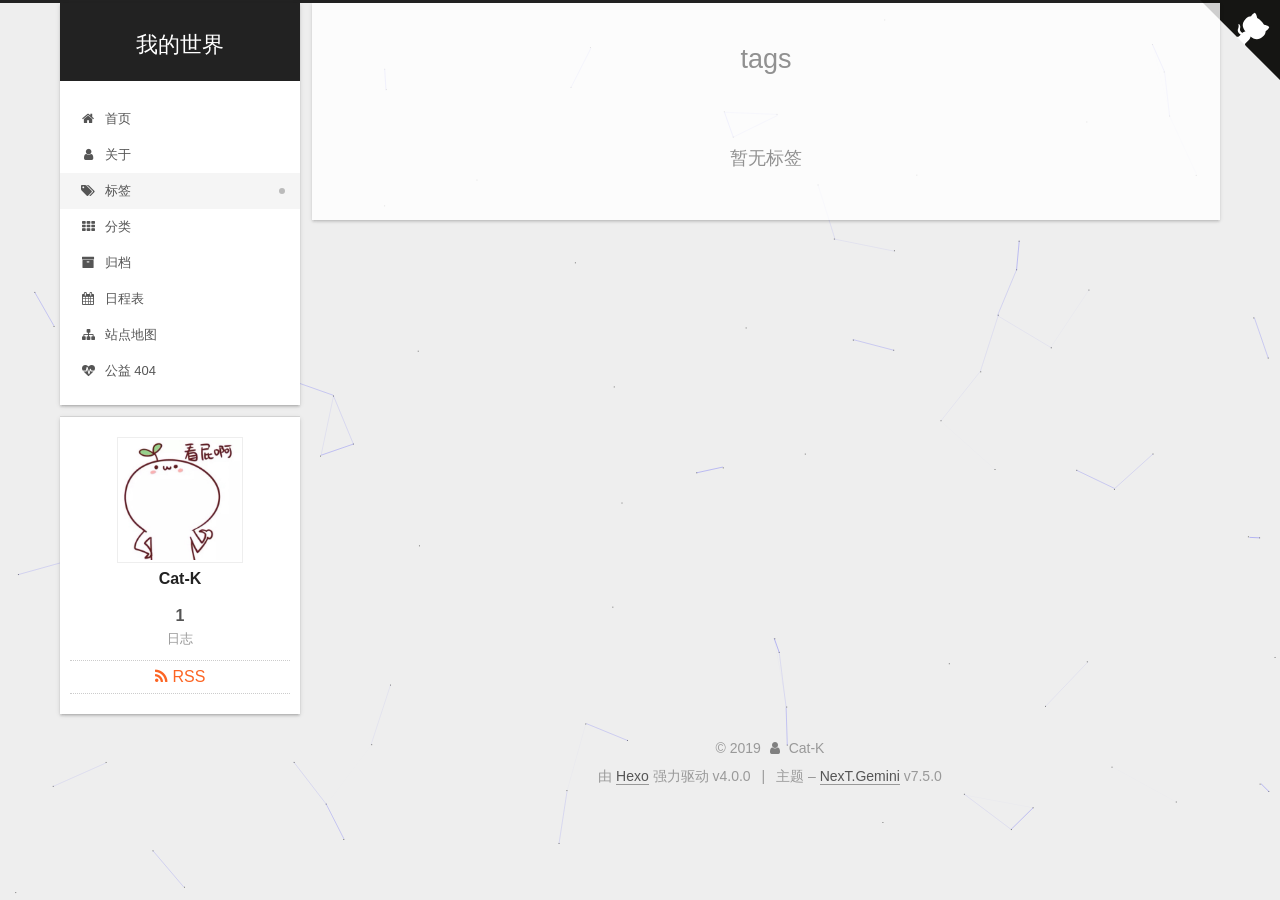
<file: tags/index.html>
<!DOCTYPE html>
<html lang="zh-CN">
<head>
  <meta charset="UTF-8">
<meta name="viewport" content="width=device-width, initial-scale=1, maximum-scale=2">
<meta name="theme-color" content="#222">
<meta name="generator" content="Hexo 4.0.0">
  <link rel="apple-touch-icon" sizes="180x180" href="/images/apple-touch-icon-next.png">
  <link rel="icon" type="image/png" sizes="32x32" href="/images/favicon-32x32-next.png">
  <link rel="icon" type="image/png" sizes="16x16" href="/images/favicon-16x16-next.png">
  <link rel="mask-icon" href="/images/logo.svg" color="#222">
  <link rel="alternate" href="/atom.xml" title="我的世界" type="application/atom+xml">

<link rel="stylesheet" href="/css/main.css">


<link rel="stylesheet" href="/lib/font-awesome/css/font-awesome.min.css">


<script id="hexo-configurations">
  var NexT = window.NexT || {};
  var CONFIG = {
    root: '/',
    scheme: 'Gemini',
    version: '7.5.0',
    exturl: false,
    sidebar: {"position":"left","display":"post","offset":12,"onmobile":false},
    copycode: {"enable":false,"show_result":false,"style":null},
    back2top: {"enable":true,"sidebar":false,"scrollpercent":false},
    bookmark: {"enable":false,"color":"#222","save":"auto"},
    fancybox: false,
    mediumzoom: false,
    lazyload: false,
    pangu: false,
    algolia: {
      appID: '',
      apiKey: '',
      indexName: '',
      hits: {"per_page":10},
      labels: {"input_placeholder":"Search for Posts","hits_empty":"We didn't find any results for the search: ${query}","hits_stats":"${hits} results found in ${time} ms"}
    },
    localsearch: {"enable":false,"trigger":"auto","top_n_per_article":1,"unescape":false,"preload":false},
    path: '',
    motion: {"enable":true,"async":false,"transition":{"post_block":"fadeIn","post_header":"slideDownIn","post_body":"slideDownIn","coll_header":"slideLeftIn","sidebar":"slideUpIn"}},
    translation: {
      copy_button: '复制',
      copy_success: '复制成功',
      copy_failure: '复制失败'
    },
    sidebarPadding: 40
  };
</script>

  <meta property="og:type" content="website">
<meta property="og:title" content="tags">
<meta property="og:url" content="https:&#x2F;&#x2F;cat-k.github.io&#x2F;tags&#x2F;index.html">
<meta property="og:site_name" content="我的世界">
<meta property="og:locale" content="zh-CN">
<meta property="og:updated_time" content="2019-11-27T09:04:34.982Z">
<meta name="twitter:card" content="summary">

<link rel="canonical" href="https://cat-k.github.io/tags/">


<script id="page-configurations">
  // https://hexo.io/docs/variables.html
  CONFIG.page = {
    sidebar: "",
    isHome: false,
    isPost: false,
    isPage: true,
    isArchive: false
  };
</script>

  <title>tags | 我的世界
  </title>
  






  <noscript>
  <style>
  .use-motion .brand,
  .use-motion .menu-item,
  .sidebar-inner,
  .use-motion .post-block,
  .use-motion .pagination,
  .use-motion .comments,
  .use-motion .post-header,
  .use-motion .post-body,
  .use-motion .collection-header { opacity: initial; }

  .use-motion .site-title,
  .use-motion .site-subtitle {
    opacity: initial;
    top: initial;
  }

  .use-motion .logo-line-before i { left: initial; }
  .use-motion .logo-line-after i { right: initial; }
  </style>
</noscript>

</head>

<body itemscope itemtype="http://schema.org/WebPage">
  <div class="container use-motion">
    <div class="headband"></div>
<a href="https://cat-k.github.io" class="github-corner" aria-label="View source on GitHub"><svg width="80" height="80" viewBox="0 0 250 250" style="fill:#151513; color:#fff; position: absolute; top: 0; border: 0; right: 0;" aria-hidden="true"><path d="M0,0 L115,115 L130,115 L142,142 L250,250 L250,0 Z"></path><path d="M128.3,109.0 C113.8,99.7 119.0,89.6 119.0,89.6 C122.0,82.7 120.5,78.6 120.5,78.6 C119.2,72.0 123.4,76.3 123.4,76.3 C127.3,80.9 125.5,87.3 125.5,87.3 C122.9,97.6 130.6,101.9 134.4,103.2" fill="currentColor" style="transform-origin: 130px 106px;" class="octo-arm"></path><path d="M115.0,115.0 C114.9,115.1 118.7,116.5 119.8,115.4 L133.7,101.6 C136.9,99.2 139.9,98.4 142.2,98.6 C133.8,88.0 127.5,74.4 143.8,58.0 C148.5,53.4 154.0,51.2 159.7,51.0 C160.3,49.4 163.2,43.6 171.4,40.1 C171.4,40.1 176.1,42.5 178.8,56.2 C183.1,58.6 187.2,61.8 190.9,65.4 C194.5,69.0 197.7,73.2 200.1,77.6 C213.8,80.2 216.3,84.9 216.3,84.9 C212.7,93.1 206.9,96.0 205.4,96.6 C205.1,102.4 203.0,107.8 198.3,112.5 C181.9,128.9 168.3,122.5 157.7,114.1 C157.9,116.9 156.7,120.9 152.7,124.9 L141.0,136.5 C139.8,137.7 141.6,141.9 141.8,141.8 Z" fill="currentColor" class="octo-body"></path></svg></a><style>.github-corner:hover .octo-arm{animation:octocat-wave 560ms ease-in-out}@keyframes octocat-wave{0%,100%{transform:rotate(0)}20%,60%{transform:rotate(-25deg)}40%,80%{transform:rotate(10deg)}}@media (max-width:500px){.github-corner:hover .octo-arm{animation:none}.github-corner .octo-arm{animation:octocat-wave 560ms ease-in-out}}</style>
    <header class="header" itemscope itemtype="http://schema.org/WPHeader">
      <div class="header-inner"><div class="site-brand-container">
  <div class="site-meta">

    <div>
      <a href="/" class="brand" rel="start">
        <span class="logo-line-before"><i></i></span>
        <span class="site-title">我的世界</span>
        <span class="logo-line-after"><i></i></span>
      </a>
    </div>
  </div>

  <div class="site-nav-toggle">
    <div class="toggle" aria-label="切换导航栏">
      <span class="toggle-line toggle-line-first"></span>
      <span class="toggle-line toggle-line-middle"></span>
      <span class="toggle-line toggle-line-last"></span>
    </div>
  </div>
</div>


<nav class="site-nav">
  
  <ul id="menu" class="menu">
        <li class="menu-item menu-item-home">

    <a href="/" rel="section"><i class="fa fa-fw fa-home"></i>首页</a>

  </li>
        <li class="menu-item menu-item-about">

    <a href="/about/" rel="section"><i class="fa fa-fw fa-user"></i>关于</a>

  </li>
        <li class="menu-item menu-item-tags">

    <a href="/tags/" rel="section"><i class="fa fa-fw fa-tags"></i>标签</a>

  </li>
        <li class="menu-item menu-item-categories">

    <a href="/categories/" rel="section"><i class="fa fa-fw fa-th"></i>分类</a>

  </li>
        <li class="menu-item menu-item-archives">

    <a href="/archives/" rel="section"><i class="fa fa-fw fa-archive"></i>归档</a>

  </li>
        <li class="menu-item menu-item-schedule">

    <a href="/schedule/" rel="section"><i class="fa fa-fw fa-calendar"></i>日程表</a>

  </li>
        <li class="menu-item menu-item-sitemap">

    <a href="/sitemap.xml" rel="section"><i class="fa fa-fw fa-sitemap"></i>站点地图</a>

  </li>
        <li class="menu-item menu-item-commonweal">

    <a href="/404/" rel="section"><i class="fa fa-fw fa-heartbeat"></i>公益 404</a>

  </li>
  </ul>

</nav>
</div>
    </header>

    
  <div class="back-to-top">
    <i class="fa fa-arrow-up"></i>
    <span>0%</span>
  </div>


    <main class="main">
      <div class="main-inner">
        <div class="content-wrap">
          
  
  

          <div class="content">
            

  <div class="posts-expand">
    
    
    
    <div class="post-block" lang="zh-CN">
      <header class="post-header">

<h1 class="post-title" itemprop="name headline">tags
</h1>

<div class="post-meta">
  

</div>

</header>

      
      
      
      <div class="post-body">
          <div class="tag-cloud">
            <div class="tag-cloud-title">
              暂无标签
            </div>
            <div class="tag-cloud-tags">
              
            </div>
          </div>
        
      </div>
      
      
      
    </div>
    

    
    
    
  </div>


          </div>
          

        </div>
          
  
  <div class="toggle sidebar-toggle">
    <span class="toggle-line toggle-line-first"></span>
    <span class="toggle-line toggle-line-middle"></span>
    <span class="toggle-line toggle-line-last"></span>
  </div>

  <aside class="sidebar">
    <div class="sidebar-inner">

      <ul class="sidebar-nav motion-element">
        <li class="sidebar-nav-toc">
          文章目录
        </li>
        <li class="sidebar-nav-overview">
          站点概览
        </li>
      </ul>

      <!--noindex-->
      <div class="post-toc-wrap sidebar-panel">
      </div>
      <!--/noindex-->

      <div class="site-overview-wrap sidebar-panel">
        <div class="site-author motion-element" itemprop="author" itemscope itemtype="http://schema.org/Person">
  <img class="site-author-image" itemprop="image" alt="Cat-K"
    src="/images/timg.jpg">
  <p class="site-author-name" itemprop="name">Cat-K</p>
  <div class="site-description" itemprop="description"></div>
</div>
<div class="site-state-wrap motion-element">
  <nav class="site-state">
      <div class="site-state-item site-state-posts">
          <a href="/archives/">
        
          <span class="site-state-item-count">1</span>
          <span class="site-state-item-name">日志</span>
        </a>
      </div>
  </nav>
</div>
  <div class="feed-link motion-element">
    <a href="/atom.xml" rel="alternate">
      <i class="fa fa-rss"></i>RSS
    </a>
  </div>



      </div>

    </div>
  </aside>
  <div id="sidebar-dimmer"></div>


      </div>
    </main>

    <footer class="footer">
      <div class="footer-inner">
        

<div class="copyright">
  
  &copy; 
  <span itemprop="copyrightYear">2019</span>
  <span class="with-love">
    <i class="fa fa-user"></i>
  </span>
  <span class="author" itemprop="copyrightHolder">Cat-K</span>
</div>
  <div class="powered-by">由 <a href="https://hexo.io/" class="theme-link" rel="noopener" target="_blank">Hexo</a> 强力驱动 v4.0.0
  </div>
  <span class="post-meta-divider">|</span>
  <div class="theme-info">主题 – <a href="https://theme-next.org/" class="theme-link" rel="noopener" target="_blank">NexT.Gemini</a> v7.5.0
  </div>

        












        
      </div>
    </footer>
  </div>

  
  
  <script color='0,0,255' opacity='0.5' zIndex='-1' count='99' src="/lib/canvas-nest/canvas-nest.min.js"></script>
  <script src="/lib/anime.min.js"></script>
  <script src="/lib/velocity/velocity.min.js"></script>
  <script src="/lib/velocity/velocity.ui.min.js"></script>
<script src="/js/utils.js"></script><script src="/js/motion.js"></script>
<script src="/js/schemes/pisces.js"></script>
<script src="/js/next-boot.js"></script>



  
















  

  

</body>
</html>
</file>
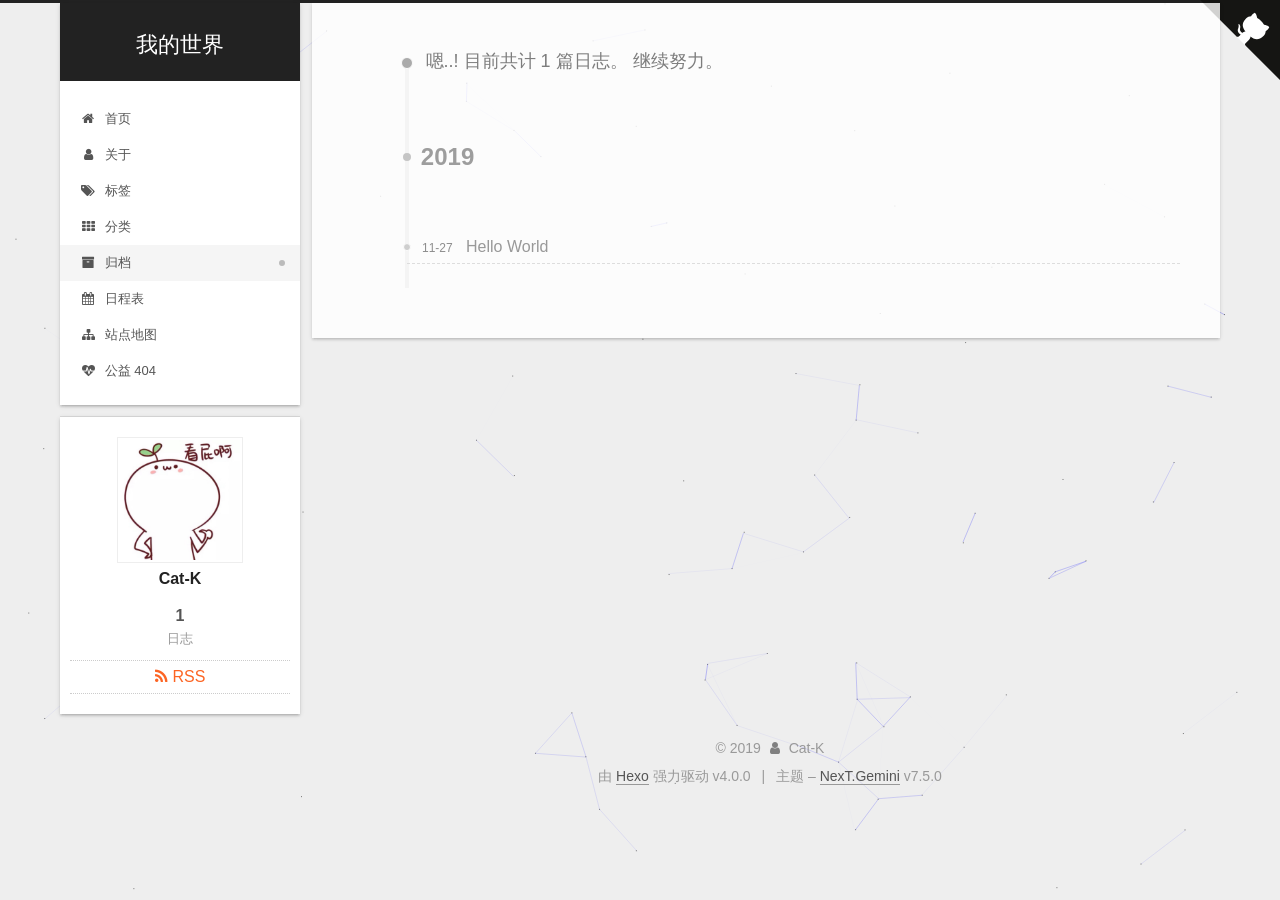
<file: archives/2019/index.html>
<!DOCTYPE html>
<html lang="zh-CN">
<head>
  <meta charset="UTF-8">
<meta name="viewport" content="width=device-width, initial-scale=1, maximum-scale=2">
<meta name="theme-color" content="#222">
<meta name="generator" content="Hexo 4.0.0">
  <link rel="apple-touch-icon" sizes="180x180" href="/images/apple-touch-icon-next.png">
  <link rel="icon" type="image/png" sizes="32x32" href="/images/favicon-32x32-next.png">
  <link rel="icon" type="image/png" sizes="16x16" href="/images/favicon-16x16-next.png">
  <link rel="mask-icon" href="/images/logo.svg" color="#222">
  <link rel="alternate" href="/atom.xml" title="我的世界" type="application/atom+xml">

<link rel="stylesheet" href="/css/main.css">


<link rel="stylesheet" href="/lib/font-awesome/css/font-awesome.min.css">


<script id="hexo-configurations">
  var NexT = window.NexT || {};
  var CONFIG = {
    root: '/',
    scheme: 'Gemini',
    version: '7.5.0',
    exturl: false,
    sidebar: {"position":"left","display":"post","offset":12,"onmobile":false},
    copycode: {"enable":false,"show_result":false,"style":null},
    back2top: {"enable":true,"sidebar":false,"scrollpercent":false},
    bookmark: {"enable":false,"color":"#222","save":"auto"},
    fancybox: false,
    mediumzoom: false,
    lazyload: false,
    pangu: false,
    algolia: {
      appID: '',
      apiKey: '',
      indexName: '',
      hits: {"per_page":10},
      labels: {"input_placeholder":"Search for Posts","hits_empty":"We didn't find any results for the search: ${query}","hits_stats":"${hits} results found in ${time} ms"}
    },
    localsearch: {"enable":false,"trigger":"auto","top_n_per_article":1,"unescape":false,"preload":false},
    path: '',
    motion: {"enable":true,"async":false,"transition":{"post_block":"fadeIn","post_header":"slideDownIn","post_body":"slideDownIn","coll_header":"slideLeftIn","sidebar":"slideUpIn"}},
    translation: {
      copy_button: '复制',
      copy_success: '复制成功',
      copy_failure: '复制失败'
    },
    sidebarPadding: 40
  };
</script>

  <meta property="og:type" content="website">
<meta property="og:title" content="我的世界">
<meta property="og:url" content="https:&#x2F;&#x2F;cat-k.github.io&#x2F;archives&#x2F;2019&#x2F;index.html">
<meta property="og:site_name" content="我的世界">
<meta property="og:locale" content="zh-CN">
<meta name="twitter:card" content="summary">

<link rel="canonical" href="https://cat-k.github.io/archives/2019/">


<script id="page-configurations">
  // https://hexo.io/docs/variables.html
  CONFIG.page = {
    sidebar: "",
    isHome: false,
    isPost: false,
    isPage: false,
    isArchive: true
  };
</script>

  <title>归档 | 我的世界</title>
  






  <noscript>
  <style>
  .use-motion .brand,
  .use-motion .menu-item,
  .sidebar-inner,
  .use-motion .post-block,
  .use-motion .pagination,
  .use-motion .comments,
  .use-motion .post-header,
  .use-motion .post-body,
  .use-motion .collection-header { opacity: initial; }

  .use-motion .site-title,
  .use-motion .site-subtitle {
    opacity: initial;
    top: initial;
  }

  .use-motion .logo-line-before i { left: initial; }
  .use-motion .logo-line-after i { right: initial; }
  </style>
</noscript>

</head>

<body itemscope itemtype="http://schema.org/WebPage">
  <div class="container use-motion">
    <div class="headband"></div>
<a href="https://cat-k.github.io" class="github-corner" aria-label="View source on GitHub"><svg width="80" height="80" viewBox="0 0 250 250" style="fill:#151513; color:#fff; position: absolute; top: 0; border: 0; right: 0;" aria-hidden="true"><path d="M0,0 L115,115 L130,115 L142,142 L250,250 L250,0 Z"></path><path d="M128.3,109.0 C113.8,99.7 119.0,89.6 119.0,89.6 C122.0,82.7 120.5,78.6 120.5,78.6 C119.2,72.0 123.4,76.3 123.4,76.3 C127.3,80.9 125.5,87.3 125.5,87.3 C122.9,97.6 130.6,101.9 134.4,103.2" fill="currentColor" style="transform-origin: 130px 106px;" class="octo-arm"></path><path d="M115.0,115.0 C114.9,115.1 118.7,116.5 119.8,115.4 L133.7,101.6 C136.9,99.2 139.9,98.4 142.2,98.6 C133.8,88.0 127.5,74.4 143.8,58.0 C148.5,53.4 154.0,51.2 159.7,51.0 C160.3,49.4 163.2,43.6 171.4,40.1 C171.4,40.1 176.1,42.5 178.8,56.2 C183.1,58.6 187.2,61.8 190.9,65.4 C194.5,69.0 197.7,73.2 200.1,77.6 C213.8,80.2 216.3,84.9 216.3,84.9 C212.7,93.1 206.9,96.0 205.4,96.6 C205.1,102.4 203.0,107.8 198.3,112.5 C181.9,128.9 168.3,122.5 157.7,114.1 C157.9,116.9 156.7,120.9 152.7,124.9 L141.0,136.5 C139.8,137.7 141.6,141.9 141.8,141.8 Z" fill="currentColor" class="octo-body"></path></svg></a><style>.github-corner:hover .octo-arm{animation:octocat-wave 560ms ease-in-out}@keyframes octocat-wave{0%,100%{transform:rotate(0)}20%,60%{transform:rotate(-25deg)}40%,80%{transform:rotate(10deg)}}@media (max-width:500px){.github-corner:hover .octo-arm{animation:none}.github-corner .octo-arm{animation:octocat-wave 560ms ease-in-out}}</style>
    <header class="header" itemscope itemtype="http://schema.org/WPHeader">
      <div class="header-inner"><div class="site-brand-container">
  <div class="site-meta">

    <div>
      <a href="/" class="brand" rel="start">
        <span class="logo-line-before"><i></i></span>
        <span class="site-title">我的世界</span>
        <span class="logo-line-after"><i></i></span>
      </a>
    </div>
  </div>

  <div class="site-nav-toggle">
    <div class="toggle" aria-label="切换导航栏">
      <span class="toggle-line toggle-line-first"></span>
      <span class="toggle-line toggle-line-middle"></span>
      <span class="toggle-line toggle-line-last"></span>
    </div>
  </div>
</div>


<nav class="site-nav">
  
  <ul id="menu" class="menu">
        <li class="menu-item menu-item-home">

    <a href="/" rel="section"><i class="fa fa-fw fa-home"></i>首页</a>

  </li>
        <li class="menu-item menu-item-about">

    <a href="/about/" rel="section"><i class="fa fa-fw fa-user"></i>关于</a>

  </li>
        <li class="menu-item menu-item-tags">

    <a href="/tags/" rel="section"><i class="fa fa-fw fa-tags"></i>标签</a>

  </li>
        <li class="menu-item menu-item-categories">

    <a href="/categories/" rel="section"><i class="fa fa-fw fa-th"></i>分类</a>

  </li>
        <li class="menu-item menu-item-archives">

    <a href="/archives/" rel="section"><i class="fa fa-fw fa-archive"></i>归档</a>

  </li>
        <li class="menu-item menu-item-schedule">

    <a href="/schedule/" rel="section"><i class="fa fa-fw fa-calendar"></i>日程表</a>

  </li>
        <li class="menu-item menu-item-sitemap">

    <a href="/sitemap.xml" rel="section"><i class="fa fa-fw fa-sitemap"></i>站点地图</a>

  </li>
        <li class="menu-item menu-item-commonweal">

    <a href="/404/" rel="section"><i class="fa fa-fw fa-heartbeat"></i>公益 404</a>

  </li>
  </ul>

</nav>
</div>
    </header>

    
  <div class="back-to-top">
    <i class="fa fa-arrow-up"></i>
    <span>0%</span>
  </div>


    <main class="main">
      <div class="main-inner">
        <div class="content-wrap">
          

          <div class="content">
            

  
  
  
  <div class="post-block">
    <div class="posts-collapse">
      <div class="collection-title">
        <span class="collection-header">嗯..! 目前共计 1 篇日志。 继续努力。</span>
      </div>

      
    <div class="collection-year">
      <h1 class="collection-header">2019</h1>
    </div>

  <article itemscope itemtype="http://schema.org/Article">
    <header class="post-header">

      <div class="post-meta">
        <time itemprop="dateCreated"
              datetime="2019-11-27T14:32:48+08:00"
              content="2019-11-27">
          11-27
        </time>
      </div>

      <h2 class="post-title">
          <a class="post-title-link" href="/2019/11/27/hello-world/" itemprop="url">
            <span itemprop="name">Hello World</span>
          </a>
      </h2>

    </header>
  </article>


    </div>
  </div>
  
  
  

  



          </div>
          

        </div>
          
  
  <div class="toggle sidebar-toggle">
    <span class="toggle-line toggle-line-first"></span>
    <span class="toggle-line toggle-line-middle"></span>
    <span class="toggle-line toggle-line-last"></span>
  </div>

  <aside class="sidebar">
    <div class="sidebar-inner">

      <ul class="sidebar-nav motion-element">
        <li class="sidebar-nav-toc">
          文章目录
        </li>
        <li class="sidebar-nav-overview">
          站点概览
        </li>
      </ul>

      <!--noindex-->
      <div class="post-toc-wrap sidebar-panel">
      </div>
      <!--/noindex-->

      <div class="site-overview-wrap sidebar-panel">
        <div class="site-author motion-element" itemprop="author" itemscope itemtype="http://schema.org/Person">
  <img class="site-author-image" itemprop="image" alt="Cat-K"
    src="/images/timg.jpg">
  <p class="site-author-name" itemprop="name">Cat-K</p>
  <div class="site-description" itemprop="description"></div>
</div>
<div class="site-state-wrap motion-element">
  <nav class="site-state">
      <div class="site-state-item site-state-posts">
          <a href="/archives/">
        
          <span class="site-state-item-count">1</span>
          <span class="site-state-item-name">日志</span>
        </a>
      </div>
  </nav>
</div>
  <div class="feed-link motion-element">
    <a href="/atom.xml" rel="alternate">
      <i class="fa fa-rss"></i>RSS
    </a>
  </div>



      </div>

    </div>
  </aside>
  <div id="sidebar-dimmer"></div>


      </div>
    </main>

    <footer class="footer">
      <div class="footer-inner">
        

<div class="copyright">
  
  &copy; 
  <span itemprop="copyrightYear">2019</span>
  <span class="with-love">
    <i class="fa fa-user"></i>
  </span>
  <span class="author" itemprop="copyrightHolder">Cat-K</span>
</div>
  <div class="powered-by">由 <a href="https://hexo.io/" class="theme-link" rel="noopener" target="_blank">Hexo</a> 强力驱动 v4.0.0
  </div>
  <span class="post-meta-divider">|</span>
  <div class="theme-info">主题 – <a href="https://theme-next.org/" class="theme-link" rel="noopener" target="_blank">NexT.Gemini</a> v7.5.0
  </div>

        












        
      </div>
    </footer>
  </div>

  
  
  <script color='0,0,255' opacity='0.5' zIndex='-1' count='99' src="/lib/canvas-nest/canvas-nest.min.js"></script>
  <script src="/lib/anime.min.js"></script>
  <script src="/lib/velocity/velocity.min.js"></script>
  <script src="/lib/velocity/velocity.ui.min.js"></script>
<script src="/js/utils.js"></script><script src="/js/motion.js"></script>
<script src="/js/schemes/pisces.js"></script>
<script src="/js/next-boot.js"></script>



  
















  

  

</body>
</html>
</file>
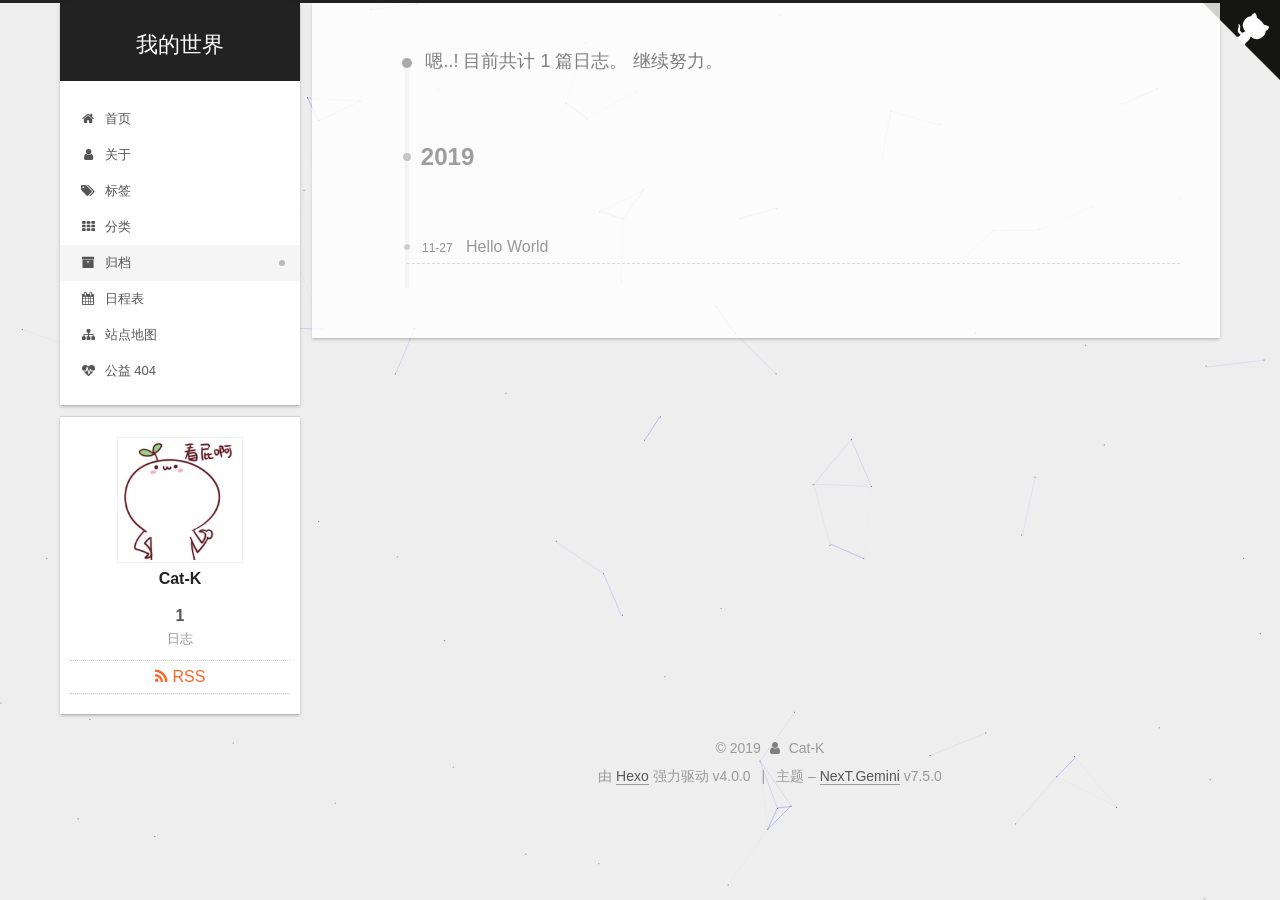
<file: archives/2019/11/index.html>
<!DOCTYPE html>
<html lang="zh-CN">
<head>
  <meta charset="UTF-8">
<meta name="viewport" content="width=device-width, initial-scale=1, maximum-scale=2">
<meta name="theme-color" content="#222">
<meta name="generator" content="Hexo 4.0.0">
  <link rel="apple-touch-icon" sizes="180x180" href="/images/apple-touch-icon-next.png">
  <link rel="icon" type="image/png" sizes="32x32" href="/images/favicon-32x32-next.png">
  <link rel="icon" type="image/png" sizes="16x16" href="/images/favicon-16x16-next.png">
  <link rel="mask-icon" href="/images/logo.svg" color="#222">
  <link rel="alternate" href="/atom.xml" title="我的世界" type="application/atom+xml">

<link rel="stylesheet" href="/css/main.css">


<link rel="stylesheet" href="/lib/font-awesome/css/font-awesome.min.css">


<script id="hexo-configurations">
  var NexT = window.NexT || {};
  var CONFIG = {
    root: '/',
    scheme: 'Gemini',
    version: '7.5.0',
    exturl: false,
    sidebar: {"position":"left","display":"post","offset":12,"onmobile":false},
    copycode: {"enable":false,"show_result":false,"style":null},
    back2top: {"enable":true,"sidebar":false,"scrollpercent":false},
    bookmark: {"enable":false,"color":"#222","save":"auto"},
    fancybox: false,
    mediumzoom: false,
    lazyload: false,
    pangu: false,
    algolia: {
      appID: '',
      apiKey: '',
      indexName: '',
      hits: {"per_page":10},
      labels: {"input_placeholder":"Search for Posts","hits_empty":"We didn't find any results for the search: ${query}","hits_stats":"${hits} results found in ${time} ms"}
    },
    localsearch: {"enable":false,"trigger":"auto","top_n_per_article":1,"unescape":false,"preload":false},
    path: '',
    motion: {"enable":true,"async":false,"transition":{"post_block":"fadeIn","post_header":"slideDownIn","post_body":"slideDownIn","coll_header":"slideLeftIn","sidebar":"slideUpIn"}},
    translation: {
      copy_button: '复制',
      copy_success: '复制成功',
      copy_failure: '复制失败'
    },
    sidebarPadding: 40
  };
</script>

  <meta property="og:type" content="website">
<meta property="og:title" content="我的世界">
<meta property="og:url" content="https:&#x2F;&#x2F;cat-k.github.io&#x2F;archives&#x2F;2019&#x2F;11&#x2F;index.html">
<meta property="og:site_name" content="我的世界">
<meta property="og:locale" content="zh-CN">
<meta name="twitter:card" content="summary">

<link rel="canonical" href="https://cat-k.github.io/archives/2019/11/">


<script id="page-configurations">
  // https://hexo.io/docs/variables.html
  CONFIG.page = {
    sidebar: "",
    isHome: false,
    isPost: false,
    isPage: false,
    isArchive: true
  };
</script>

  <title>归档 | 我的世界</title>
  






  <noscript>
  <style>
  .use-motion .brand,
  .use-motion .menu-item,
  .sidebar-inner,
  .use-motion .post-block,
  .use-motion .pagination,
  .use-motion .comments,
  .use-motion .post-header,
  .use-motion .post-body,
  .use-motion .collection-header { opacity: initial; }

  .use-motion .site-title,
  .use-motion .site-subtitle {
    opacity: initial;
    top: initial;
  }

  .use-motion .logo-line-before i { left: initial; }
  .use-motion .logo-line-after i { right: initial; }
  </style>
</noscript>

</head>

<body itemscope itemtype="http://schema.org/WebPage">
  <div class="container use-motion">
    <div class="headband"></div>
<a href="https://cat-k.github.io" class="github-corner" aria-label="View source on GitHub"><svg width="80" height="80" viewBox="0 0 250 250" style="fill:#151513; color:#fff; position: absolute; top: 0; border: 0; right: 0;" aria-hidden="true"><path d="M0,0 L115,115 L130,115 L142,142 L250,250 L250,0 Z"></path><path d="M128.3,109.0 C113.8,99.7 119.0,89.6 119.0,89.6 C122.0,82.7 120.5,78.6 120.5,78.6 C119.2,72.0 123.4,76.3 123.4,76.3 C127.3,80.9 125.5,87.3 125.5,87.3 C122.9,97.6 130.6,101.9 134.4,103.2" fill="currentColor" style="transform-origin: 130px 106px;" class="octo-arm"></path><path d="M115.0,115.0 C114.9,115.1 118.7,116.5 119.8,115.4 L133.7,101.6 C136.9,99.2 139.9,98.4 142.2,98.6 C133.8,88.0 127.5,74.4 143.8,58.0 C148.5,53.4 154.0,51.2 159.7,51.0 C160.3,49.4 163.2,43.6 171.4,40.1 C171.4,40.1 176.1,42.5 178.8,56.2 C183.1,58.6 187.2,61.8 190.9,65.4 C194.5,69.0 197.7,73.2 200.1,77.6 C213.8,80.2 216.3,84.9 216.3,84.9 C212.7,93.1 206.9,96.0 205.4,96.6 C205.1,102.4 203.0,107.8 198.3,112.5 C181.9,128.9 168.3,122.5 157.7,114.1 C157.9,116.9 156.7,120.9 152.7,124.9 L141.0,136.5 C139.8,137.7 141.6,141.9 141.8,141.8 Z" fill="currentColor" class="octo-body"></path></svg></a><style>.github-corner:hover .octo-arm{animation:octocat-wave 560ms ease-in-out}@keyframes octocat-wave{0%,100%{transform:rotate(0)}20%,60%{transform:rotate(-25deg)}40%,80%{transform:rotate(10deg)}}@media (max-width:500px){.github-corner:hover .octo-arm{animation:none}.github-corner .octo-arm{animation:octocat-wave 560ms ease-in-out}}</style>
    <header class="header" itemscope itemtype="http://schema.org/WPHeader">
      <div class="header-inner"><div class="site-brand-container">
  <div class="site-meta">

    <div>
      <a href="/" class="brand" rel="start">
        <span class="logo-line-before"><i></i></span>
        <span class="site-title">我的世界</span>
        <span class="logo-line-after"><i></i></span>
      </a>
    </div>
  </div>

  <div class="site-nav-toggle">
    <div class="toggle" aria-label="切换导航栏">
      <span class="toggle-line toggle-line-first"></span>
      <span class="toggle-line toggle-line-middle"></span>
      <span class="toggle-line toggle-line-last"></span>
    </div>
  </div>
</div>


<nav class="site-nav">
  
  <ul id="menu" class="menu">
        <li class="menu-item menu-item-home">

    <a href="/" rel="section"><i class="fa fa-fw fa-home"></i>首页</a>

  </li>
        <li class="menu-item menu-item-about">

    <a href="/about/" rel="section"><i class="fa fa-fw fa-user"></i>关于</a>

  </li>
        <li class="menu-item menu-item-tags">

    <a href="/tags/" rel="section"><i class="fa fa-fw fa-tags"></i>标签</a>

  </li>
        <li class="menu-item menu-item-categories">

    <a href="/categories/" rel="section"><i class="fa fa-fw fa-th"></i>分类</a>

  </li>
        <li class="menu-item menu-item-archives">

    <a href="/archives/" rel="section"><i class="fa fa-fw fa-archive"></i>归档</a>

  </li>
        <li class="menu-item menu-item-schedule">

    <a href="/schedule/" rel="section"><i class="fa fa-fw fa-calendar"></i>日程表</a>

  </li>
        <li class="menu-item menu-item-sitemap">

    <a href="/sitemap.xml" rel="section"><i class="fa fa-fw fa-sitemap"></i>站点地图</a>

  </li>
        <li class="menu-item menu-item-commonweal">

    <a href="/404/" rel="section"><i class="fa fa-fw fa-heartbeat"></i>公益 404</a>

  </li>
  </ul>

</nav>
</div>
    </header>

    
  <div class="back-to-top">
    <i class="fa fa-arrow-up"></i>
    <span>0%</span>
  </div>


    <main class="main">
      <div class="main-inner">
        <div class="content-wrap">
          

          <div class="content">
            

  
  
  
  <div class="post-block">
    <div class="posts-collapse">
      <div class="collection-title">
        <span class="collection-header">嗯..! 目前共计 1 篇日志。 继续努力。</span>
      </div>

      
    <div class="collection-year">
      <h1 class="collection-header">2019</h1>
    </div>

  <article itemscope itemtype="http://schema.org/Article">
    <header class="post-header">

      <div class="post-meta">
        <time itemprop="dateCreated"
              datetime="2019-11-27T14:32:48+08:00"
              content="2019-11-27">
          11-27
        </time>
      </div>

      <h2 class="post-title">
          <a class="post-title-link" href="/2019/11/27/hello-world/" itemprop="url">
            <span itemprop="name">Hello World</span>
          </a>
      </h2>

    </header>
  </article>


    </div>
  </div>
  
  
  

  



          </div>
          

        </div>
          
  
  <div class="toggle sidebar-toggle">
    <span class="toggle-line toggle-line-first"></span>
    <span class="toggle-line toggle-line-middle"></span>
    <span class="toggle-line toggle-line-last"></span>
  </div>

  <aside class="sidebar">
    <div class="sidebar-inner">

      <ul class="sidebar-nav motion-element">
        <li class="sidebar-nav-toc">
          文章目录
        </li>
        <li class="sidebar-nav-overview">
          站点概览
        </li>
      </ul>

      <!--noindex-->
      <div class="post-toc-wrap sidebar-panel">
      </div>
      <!--/noindex-->

      <div class="site-overview-wrap sidebar-panel">
        <div class="site-author motion-element" itemprop="author" itemscope itemtype="http://schema.org/Person">
  <img class="site-author-image" itemprop="image" alt="Cat-K"
    src="/images/timg.jpg">
  <p class="site-author-name" itemprop="name">Cat-K</p>
  <div class="site-description" itemprop="description"></div>
</div>
<div class="site-state-wrap motion-element">
  <nav class="site-state">
      <div class="site-state-item site-state-posts">
          <a href="/archives/">
        
          <span class="site-state-item-count">1</span>
          <span class="site-state-item-name">日志</span>
        </a>
      </div>
  </nav>
</div>
  <div class="feed-link motion-element">
    <a href="/atom.xml" rel="alternate">
      <i class="fa fa-rss"></i>RSS
    </a>
  </div>



      </div>

    </div>
  </aside>
  <div id="sidebar-dimmer"></div>


      </div>
    </main>

    <footer class="footer">
      <div class="footer-inner">
        

<div class="copyright">
  
  &copy; 
  <span itemprop="copyrightYear">2019</span>
  <span class="with-love">
    <i class="fa fa-user"></i>
  </span>
  <span class="author" itemprop="copyrightHolder">Cat-K</span>
</div>
  <div class="powered-by">由 <a href="https://hexo.io/" class="theme-link" rel="noopener" target="_blank">Hexo</a> 强力驱动 v4.0.0
  </div>
  <span class="post-meta-divider">|</span>
  <div class="theme-info">主题 – <a href="https://theme-next.org/" class="theme-link" rel="noopener" target="_blank">NexT.Gemini</a> v7.5.0
  </div>

        












        
      </div>
    </footer>
  </div>

  
  
  <script color='0,0,255' opacity='0.5' zIndex='-1' count='99' src="/lib/canvas-nest/canvas-nest.min.js"></script>
  <script src="/lib/anime.min.js"></script>
  <script src="/lib/velocity/velocity.min.js"></script>
  <script src="/lib/velocity/velocity.ui.min.js"></script>
<script src="/js/utils.js"></script><script src="/js/motion.js"></script>
<script src="/js/schemes/pisces.js"></script>
<script src="/js/next-boot.js"></script>



  
















  

  

</body>
</html>
</file>
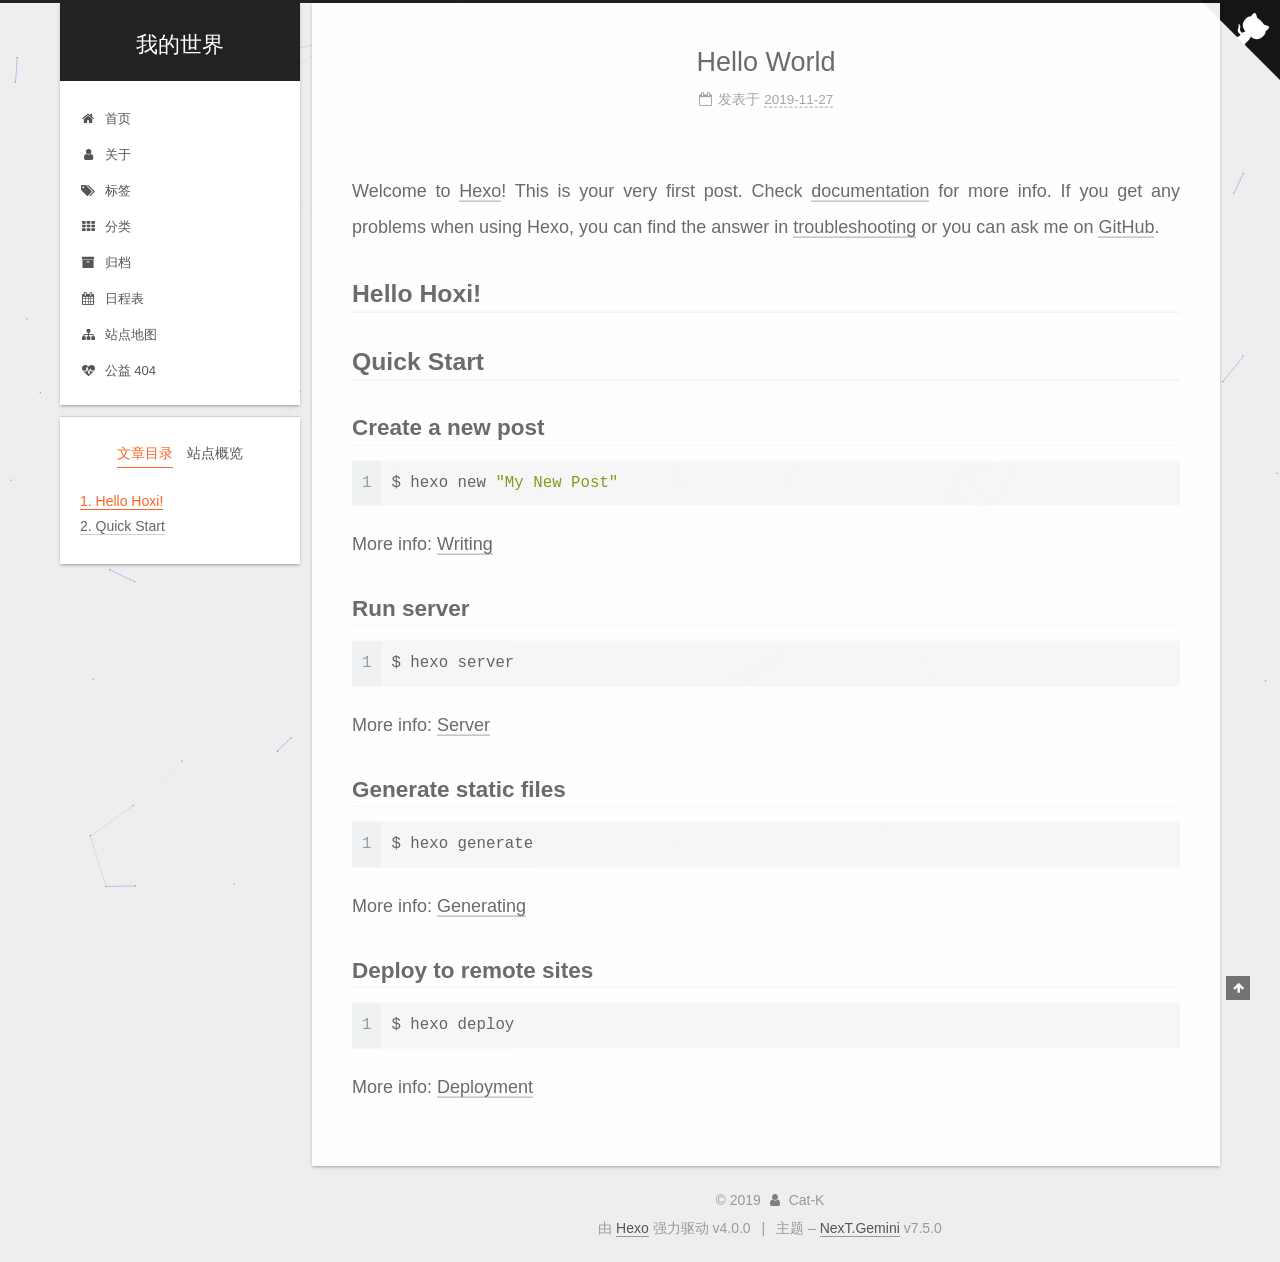
<file: 2019/11/27/hello-world/index.html>
<!DOCTYPE html>
<html lang="zh-CN">
<head>
  <meta charset="UTF-8">
<meta name="viewport" content="width=device-width, initial-scale=1, maximum-scale=2">
<meta name="theme-color" content="#222">
<meta name="generator" content="Hexo 4.0.0">
  <link rel="apple-touch-icon" sizes="180x180" href="/images/apple-touch-icon-next.png">
  <link rel="icon" type="image/png" sizes="32x32" href="/images/favicon-32x32-next.png">
  <link rel="icon" type="image/png" sizes="16x16" href="/images/favicon-16x16-next.png">
  <link rel="mask-icon" href="/images/logo.svg" color="#222">
  <link rel="alternate" href="/atom.xml" title="我的世界" type="application/atom+xml">

<link rel="stylesheet" href="/css/main.css">


<link rel="stylesheet" href="/lib/font-awesome/css/font-awesome.min.css">


<script id="hexo-configurations">
  var NexT = window.NexT || {};
  var CONFIG = {
    root: '/',
    scheme: 'Gemini',
    version: '7.5.0',
    exturl: false,
    sidebar: {"position":"left","display":"post","offset":12,"onmobile":false},
    copycode: {"enable":false,"show_result":false,"style":null},
    back2top: {"enable":true,"sidebar":false,"scrollpercent":false},
    bookmark: {"enable":false,"color":"#222","save":"auto"},
    fancybox: false,
    mediumzoom: false,
    lazyload: false,
    pangu: false,
    algolia: {
      appID: '',
      apiKey: '',
      indexName: '',
      hits: {"per_page":10},
      labels: {"input_placeholder":"Search for Posts","hits_empty":"We didn't find any results for the search: ${query}","hits_stats":"${hits} results found in ${time} ms"}
    },
    localsearch: {"enable":false,"trigger":"auto","top_n_per_article":1,"unescape":false,"preload":false},
    path: '',
    motion: {"enable":true,"async":false,"transition":{"post_block":"fadeIn","post_header":"slideDownIn","post_body":"slideDownIn","coll_header":"slideLeftIn","sidebar":"slideUpIn"}},
    translation: {
      copy_button: '复制',
      copy_success: '复制成功',
      copy_failure: '复制失败'
    },
    sidebarPadding: 40
  };
</script>

  <meta name="description" content="Welcome to Hexo! This is your very first post. Check documentation for more info. If you get any problems when using Hexo, you can find the answer in troubleshooting or you can ask me on GitHub. Hello">
<meta property="og:type" content="article">
<meta property="og:title" content="Hello World">
<meta property="og:url" content="https:&#x2F;&#x2F;cat-k.github.io&#x2F;2019&#x2F;11&#x2F;27&#x2F;hello-world&#x2F;index.html">
<meta property="og:site_name" content="我的世界">
<meta property="og:description" content="Welcome to Hexo! This is your very first post. Check documentation for more info. If you get any problems when using Hexo, you can find the answer in troubleshooting or you can ask me on GitHub. Hello">
<meta property="og:locale" content="zh-CN">
<meta property="og:updated_time" content="2019-11-27T09:05:15.013Z">
<meta name="twitter:card" content="summary">

<link rel="canonical" href="https://cat-k.github.io/2019/11/27/hello-world/">


<script id="page-configurations">
  // https://hexo.io/docs/variables.html
  CONFIG.page = {
    sidebar: "",
    isHome: false,
    isPost: true,
    isPage: false,
    isArchive: false
  };
</script>

  <title>Hello World | 我的世界</title>
  






  <noscript>
  <style>
  .use-motion .brand,
  .use-motion .menu-item,
  .sidebar-inner,
  .use-motion .post-block,
  .use-motion .pagination,
  .use-motion .comments,
  .use-motion .post-header,
  .use-motion .post-body,
  .use-motion .collection-header { opacity: initial; }

  .use-motion .site-title,
  .use-motion .site-subtitle {
    opacity: initial;
    top: initial;
  }

  .use-motion .logo-line-before i { left: initial; }
  .use-motion .logo-line-after i { right: initial; }
  </style>
</noscript>

</head>

<body itemscope itemtype="http://schema.org/WebPage">
  <div class="container use-motion">
    <div class="headband"></div>
<a href="https://cat-k.github.io" class="github-corner" aria-label="View source on GitHub"><svg width="80" height="80" viewBox="0 0 250 250" style="fill:#151513; color:#fff; position: absolute; top: 0; border: 0; right: 0;" aria-hidden="true"><path d="M0,0 L115,115 L130,115 L142,142 L250,250 L250,0 Z"></path><path d="M128.3,109.0 C113.8,99.7 119.0,89.6 119.0,89.6 C122.0,82.7 120.5,78.6 120.5,78.6 C119.2,72.0 123.4,76.3 123.4,76.3 C127.3,80.9 125.5,87.3 125.5,87.3 C122.9,97.6 130.6,101.9 134.4,103.2" fill="currentColor" style="transform-origin: 130px 106px;" class="octo-arm"></path><path d="M115.0,115.0 C114.9,115.1 118.7,116.5 119.8,115.4 L133.7,101.6 C136.9,99.2 139.9,98.4 142.2,98.6 C133.8,88.0 127.5,74.4 143.8,58.0 C148.5,53.4 154.0,51.2 159.7,51.0 C160.3,49.4 163.2,43.6 171.4,40.1 C171.4,40.1 176.1,42.5 178.8,56.2 C183.1,58.6 187.2,61.8 190.9,65.4 C194.5,69.0 197.7,73.2 200.1,77.6 C213.8,80.2 216.3,84.9 216.3,84.9 C212.7,93.1 206.9,96.0 205.4,96.6 C205.1,102.4 203.0,107.8 198.3,112.5 C181.9,128.9 168.3,122.5 157.7,114.1 C157.9,116.9 156.7,120.9 152.7,124.9 L141.0,136.5 C139.8,137.7 141.6,141.9 141.8,141.8 Z" fill="currentColor" class="octo-body"></path></svg></a><style>.github-corner:hover .octo-arm{animation:octocat-wave 560ms ease-in-out}@keyframes octocat-wave{0%,100%{transform:rotate(0)}20%,60%{transform:rotate(-25deg)}40%,80%{transform:rotate(10deg)}}@media (max-width:500px){.github-corner:hover .octo-arm{animation:none}.github-corner .octo-arm{animation:octocat-wave 560ms ease-in-out}}</style>
    <header class="header" itemscope itemtype="http://schema.org/WPHeader">
      <div class="header-inner"><div class="site-brand-container">
  <div class="site-meta">

    <div>
      <a href="/" class="brand" rel="start">
        <span class="logo-line-before"><i></i></span>
        <span class="site-title">我的世界</span>
        <span class="logo-line-after"><i></i></span>
      </a>
    </div>
  </div>

  <div class="site-nav-toggle">
    <div class="toggle" aria-label="切换导航栏">
      <span class="toggle-line toggle-line-first"></span>
      <span class="toggle-line toggle-line-middle"></span>
      <span class="toggle-line toggle-line-last"></span>
    </div>
  </div>
</div>


<nav class="site-nav">
  
  <ul id="menu" class="menu">
        <li class="menu-item menu-item-home">

    <a href="/" rel="section"><i class="fa fa-fw fa-home"></i>首页</a>

  </li>
        <li class="menu-item menu-item-about">

    <a href="/about/" rel="section"><i class="fa fa-fw fa-user"></i>关于</a>

  </li>
        <li class="menu-item menu-item-tags">

    <a href="/tags/" rel="section"><i class="fa fa-fw fa-tags"></i>标签</a>

  </li>
        <li class="menu-item menu-item-categories">

    <a href="/categories/" rel="section"><i class="fa fa-fw fa-th"></i>分类</a>

  </li>
        <li class="menu-item menu-item-archives">

    <a href="/archives/" rel="section"><i class="fa fa-fw fa-archive"></i>归档</a>

  </li>
        <li class="menu-item menu-item-schedule">

    <a href="/schedule/" rel="section"><i class="fa fa-fw fa-calendar"></i>日程表</a>

  </li>
        <li class="menu-item menu-item-sitemap">

    <a href="/sitemap.xml" rel="section"><i class="fa fa-fw fa-sitemap"></i>站点地图</a>

  </li>
        <li class="menu-item menu-item-commonweal">

    <a href="/404/" rel="section"><i class="fa fa-fw fa-heartbeat"></i>公益 404</a>

  </li>
  </ul>

</nav>
</div>
    </header>

    
  <div class="back-to-top">
    <i class="fa fa-arrow-up"></i>
    <span>0%</span>
  </div>


    <main class="main">
      <div class="main-inner">
        <div class="content-wrap">
          

          <div class="content">
            

  <div class="posts-expand">
      
  
  
  <article itemscope itemtype="http://schema.org/Article" class="post-block " lang="zh-CN">
    <link itemprop="mainEntityOfPage" href="https://Cat-K.github.io/2019/11/27/hello-world/">

    <span hidden itemprop="author" itemscope itemtype="http://schema.org/Person">
      <meta itemprop="image" content="/images/timg.jpg">
      <meta itemprop="name" content="Cat-K">
      <meta itemprop="description" content="">
    </span>

    <span hidden itemprop="publisher" itemscope itemtype="http://schema.org/Organization">
      <meta itemprop="name" content="我的世界">
    </span>
      <header class="post-header">
        <h1 class="post-title" itemprop="name headline">
          Hello World
        </h1>

        <div class="post-meta">
            <span class="post-meta-item">
              <span class="post-meta-item-icon">
                <i class="fa fa-calendar-o"></i>
              </span>
              <span class="post-meta-item-text">发表于</span>
              

              <time title="创建时间：2019-11-27 14:32:48 / 修改时间：17:05:15" itemprop="dateCreated datePublished" datetime="2019-11-27T14:32:48+08:00">2019-11-27</time>
            </span>

          

        </div>
      </header>

    
    
    
    <div class="post-body" itemprop="articleBody">

      
        <p>Welcome to <a href="https://hexo.io/" target="_blank" rel="noopener">Hexo</a>! This is your very first post. Check <a href="https://hexo.io/docs/" target="_blank" rel="noopener">documentation</a> for more info. If you get any problems when using Hexo, you can find the answer in <a href="https://hexo.io/docs/troubleshooting.html" target="_blank" rel="noopener">troubleshooting</a> or you can ask me on <a href="https://github.com/hexojs/hexo/issues" target="_blank" rel="noopener">GitHub</a>.</p>
<h2 id="Hello-Hoxi"><a href="#Hello-Hoxi" class="headerlink" title="Hello Hoxi!"></a>Hello Hoxi!</h2><h2 id="Quick-Start"><a href="#Quick-Start" class="headerlink" title="Quick Start"></a>Quick Start</h2><h3 id="Create-a-new-post"><a href="#Create-a-new-post" class="headerlink" title="Create a new post"></a>Create a new post</h3><figure class="highlight bash"><table><tr><td class="gutter"><pre><span class="line">1</span><br></pre></td><td class="code"><pre><span class="line">$ hexo new <span class="string">"My New Post"</span></span><br></pre></td></tr></table></figure>

<p>More info: <a href="https://hexo.io/docs/writing.html" target="_blank" rel="noopener">Writing</a></p>
<h3 id="Run-server"><a href="#Run-server" class="headerlink" title="Run server"></a>Run server</h3><figure class="highlight bash"><table><tr><td class="gutter"><pre><span class="line">1</span><br></pre></td><td class="code"><pre><span class="line">$ hexo server</span><br></pre></td></tr></table></figure>

<p>More info: <a href="https://hexo.io/docs/server.html" target="_blank" rel="noopener">Server</a></p>
<h3 id="Generate-static-files"><a href="#Generate-static-files" class="headerlink" title="Generate static files"></a>Generate static files</h3><figure class="highlight bash"><table><tr><td class="gutter"><pre><span class="line">1</span><br></pre></td><td class="code"><pre><span class="line">$ hexo generate</span><br></pre></td></tr></table></figure>

<p>More info: <a href="https://hexo.io/docs/generating.html" target="_blank" rel="noopener">Generating</a></p>
<h3 id="Deploy-to-remote-sites"><a href="#Deploy-to-remote-sites" class="headerlink" title="Deploy to remote sites"></a>Deploy to remote sites</h3><figure class="highlight bash"><table><tr><td class="gutter"><pre><span class="line">1</span><br></pre></td><td class="code"><pre><span class="line">$ hexo deploy</span><br></pre></td></tr></table></figure>

<p>More info: <a href="https://hexo.io/docs/one-command-deployment.html" target="_blank" rel="noopener">Deployment</a></p>

    </div>

    
    
    

      <footer class="post-footer">

        

      </footer>
    
  </article>
  
  
  

  </div>


          </div>
          

        </div>
          
  
  <div class="toggle sidebar-toggle">
    <span class="toggle-line toggle-line-first"></span>
    <span class="toggle-line toggle-line-middle"></span>
    <span class="toggle-line toggle-line-last"></span>
  </div>

  <aside class="sidebar">
    <div class="sidebar-inner">

      <ul class="sidebar-nav motion-element">
        <li class="sidebar-nav-toc">
          文章目录
        </li>
        <li class="sidebar-nav-overview">
          站点概览
        </li>
      </ul>

      <!--noindex-->
      <div class="post-toc-wrap sidebar-panel">
          <div class="post-toc motion-element"><ol class="nav"><li class="nav-item nav-level-2"><a class="nav-link" href="#Hello-Hoxi"><span class="nav-number">1.</span> <span class="nav-text">Hello Hoxi!</span></a></li><li class="nav-item nav-level-2"><a class="nav-link" href="#Quick-Start"><span class="nav-number">2.</span> <span class="nav-text">Quick Start</span></a><ol class="nav-child"><li class="nav-item nav-level-3"><a class="nav-link" href="#Create-a-new-post"><span class="nav-number">2.1.</span> <span class="nav-text">Create a new post</span></a></li><li class="nav-item nav-level-3"><a class="nav-link" href="#Run-server"><span class="nav-number">2.2.</span> <span class="nav-text">Run server</span></a></li><li class="nav-item nav-level-3"><a class="nav-link" href="#Generate-static-files"><span class="nav-number">2.3.</span> <span class="nav-text">Generate static files</span></a></li><li class="nav-item nav-level-3"><a class="nav-link" href="#Deploy-to-remote-sites"><span class="nav-number">2.4.</span> <span class="nav-text">Deploy to remote sites</span></a></li></ol></li></ol></div>
      </div>
      <!--/noindex-->

      <div class="site-overview-wrap sidebar-panel">
        <div class="site-author motion-element" itemprop="author" itemscope itemtype="http://schema.org/Person">
  <img class="site-author-image" itemprop="image" alt="Cat-K"
    src="/images/timg.jpg">
  <p class="site-author-name" itemprop="name">Cat-K</p>
  <div class="site-description" itemprop="description"></div>
</div>
<div class="site-state-wrap motion-element">
  <nav class="site-state">
      <div class="site-state-item site-state-posts">
          <a href="/archives/">
        
          <span class="site-state-item-count">1</span>
          <span class="site-state-item-name">日志</span>
        </a>
      </div>
  </nav>
</div>
  <div class="feed-link motion-element">
    <a href="/atom.xml" rel="alternate">
      <i class="fa fa-rss"></i>RSS
    </a>
  </div>



      </div>

    </div>
  </aside>
  <div id="sidebar-dimmer"></div>


      </div>
    </main>

    <footer class="footer">
      <div class="footer-inner">
        

<div class="copyright">
  
  &copy; 
  <span itemprop="copyrightYear">2019</span>
  <span class="with-love">
    <i class="fa fa-user"></i>
  </span>
  <span class="author" itemprop="copyrightHolder">Cat-K</span>
</div>
  <div class="powered-by">由 <a href="https://hexo.io/" class="theme-link" rel="noopener" target="_blank">Hexo</a> 强力驱动 v4.0.0
  </div>
  <span class="post-meta-divider">|</span>
  <div class="theme-info">主题 – <a href="https://theme-next.org/" class="theme-link" rel="noopener" target="_blank">NexT.Gemini</a> v7.5.0
  </div>

        












        
      </div>
    </footer>
  </div>

  
  
  <script color='0,0,255' opacity='0.5' zIndex='-1' count='99' src="/lib/canvas-nest/canvas-nest.min.js"></script>
  <script src="/lib/anime.min.js"></script>
  <script src="/lib/velocity/velocity.min.js"></script>
  <script src="/lib/velocity/velocity.ui.min.js"></script>
<script src="/js/utils.js"></script><script src="/js/motion.js"></script>
<script src="/js/schemes/pisces.js"></script>
<script src="/js/next-boot.js"></script>



  
















  

  

</body>
</html>
</file>
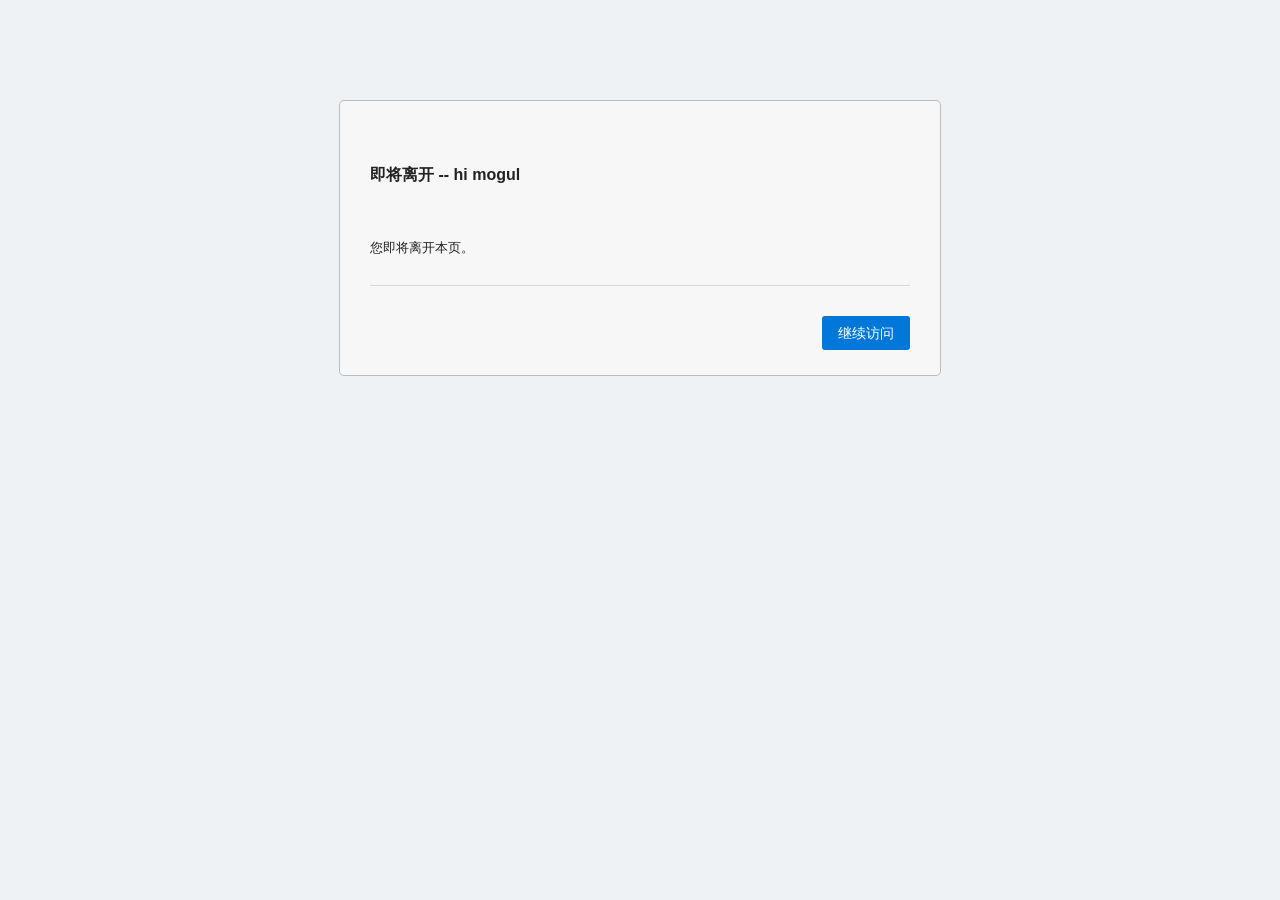
<file: links.html>
<!DOCTYPE html>
<html lang="zh-CN"><head>
<meta charset="utf-8">
<meta http-equiv="X-UA-Compatible" content="IE=edge,chrome=1">
<meta name="renderer" content="webkit">
<meta name="viewport" content="width=device-width, initial-scale=1, maximum-scale=1"/>
<title>hi mogul - 安全中心</title>
<link rel="shortcut icon" href="/favicon.png" type="image/x-icon">
	<link rel="stylesheet" type="text/css" href="https://at.alicdn.com/t/font_1605171_5fpik914nu9.css">
	<script src="https://libs.baidu.com/jquery/2.0.0/jquery.min.js"></script>
<style>
body,
h1,
p {
margin: 0;
padding: 0;
}
a {
text-decoration: none;
}
button {
padding: 0;
font-family: inherit;
background: none;
border: none;
outline: none;
cursor: pointer;
}
html {
width: 100%;
height: 100%;
background-color: #eff2f5;
}
body {
padding-top: 100px;
color: #222;
font-size: 13px;
font-family: 'Helvetica Neue', Helvetica, Arial, sans-serif;
line-height: 1.5;
-webkit-tap-highlight-color: rgba(0,0,0,0);
}
@media (max-width: 620px) {
body {
font-size: 15px;
}
}
.button {
display: inline-block;
padding: 10px 16px;
color: #fff;
font-size: 14px;
line-height: 1;
background-color: #0077d9;
border-radius: 3px;
}
@media (max-width: 620px) {
.button {
font-size: 16px;
}
}
.button:hover {
background-color: #0070cd;
}
.button:active {
background-color: #0077d9;
}
.link-button {
color: #105cb6;
font-size: 13px;
}
@media (max-width: 620px) {
.link-button {
font-size: 15px;
}
}
.logo,
.wrapper {
margin: auto;
padding-left: 30px;
padding-right: 30px;
max-width: 540px;
}
.wrapper {
padding-top: 25px;
padding-bottom: 25px;
background-color: #f7f7f7;
border: 1px solid #babbbc;
border-radius: 5px;
}
@media (max-width: 620px) {
.logo,
.wrapper {
margin: 0 10px;
}
}
h1 {
margin-bottom: 12px;
font-size: 16px;
font-weight: 700;
line-height: 2;
}
@media (max-width: 620px) {
h1 {
font-size: 18px;
}
}
.info-warning {
color: #c33;
	display: none;
}
.js-show-tip,.js-show-tip a{
	display: none;
color: #105cb6;
	text-decoration: none;
}
.link {
margin-top: 12px;
word-wrap: normal;
white-space: nowrap;
overflow: hidden;
text-overflow: ellipsis;
cursor: pointer;
}
.link.is-expanded {
word-wrap: break-word;
white-space: normal;
}
.actions {
margin-top: 15px;
padding-top: 30px;
text-align: right;
border-top: 1px solid #d8d8d8;
}
.actions .link-button + .link-button {
margin-left: 30px;
}
.tip {
position: relative;
display: none;
margin-top: 30px;
padding-top: 18px;
color: #999;
text-align: left;
background: #f7f7f7;
border-top: 1px solid #d8d8d8;
opacity: 0;
transition: opacity .2s ease-out;
}
.tip.is-visible {
opacity: 1;
}
.tip:after, .tip:before {
position: absolute;
bottom: 100%;
left: 5em;
content: " ";
height: 0;
width: 0;
border: solid transparent;
pointer-events: none;
}
.tip:after {
margin-right: -6px;
border-color: rgba(247,247,247,0);
border-bottom-color: #f7f7f7;
border-width: 6px;
}
.tip:before {
margin-right: -7px;
border-color: rgba(216,216,216,0);
border-bottom-color: #d2d2d2;
border-width: 7px;
}
</style>
</head>
<body>
<div class="logo">

	

</div>
<div class="wrapper">

<div class="content">
<h1><a href="https://www.dearmsdan.com">
	<i style="color: red;font-size: 50px;vertical-align: middle;" class="DearMsDanIconFont icon-zh"></i>
	</a>即将离开 -- hi mogul</h1>
<p class="info">您即将离开本页。</p>
<p class="info-warning">你访问的网站有安全风险，切勿在该网站输入您的帐号和密码以及个人信息。</p>
<p class="info-warning">如需访问，请手动复制链接访问。</p>
<p class="link"></p>
</div>
<div class="actions">
<a class="button">继续访问</a>
	<button class="js-show-tip">为什么有安全风险？</button>
	<div class="tip is-visible">你访问的网站包含未知的安全风险，可能诱导你填写<font color="red">个人信息、帐号密码</font>、密保等信息，甚至存在<font color="red">木马病毒</font>，建议你不要访问。如果你认为访问的网站没有风险,请复制链接访问</div>
</div>

</div>
<script>
	var hrefs = window.location.href;

	function getUrlParam(name) {
    var reg = new RegExp("(^|&)" + name + "=([^&]*)(&|$)");
    var r = decodeURI(window.location.search).substr(1).match(reg);
    if (r != null){
        return decodeURI(unescape(r[2]));
    }
    return null;
}
	
	$(".js-show-tip").click(function(){
		$('.tip').css('display','block');
	});
	$(function(){
		var url = getUrlParam("target");
		var str = url.substring(0,8);
		
		var str2 = str.substring(0,7);
		
		if('https://' == str || 'http://' == str2){
			
			if(str < url && str2 < url){
				$('.button').attr('href',url);
			   }
			
		   }else{
			   $('.info').css('display','none');
			   $('.button').css('display','none');
			   $('.info-warning').css('display','block');
			   $('.js-show-tip').css('display','block');
		   }
		
			$('.link').append(url);
		
	});
</script>
</body>
</html>
</file>
<file: css/main.css>
html {
  line-height: 1.15; /* 1 */
  -webkit-text-size-adjust: 100%; /* 2 */
}
body {
  margin: 0;
}
main {
  display: block;
}
h1 {
  font-size: 2em;
  margin: 0.67em 0;
}
hr {
  box-sizing: content-box; /* 1 */
  height: 0; /* 1 */
  overflow: visible; /* 2 */
}
pre {
  font-family: monospace, monospace; /* 1 */
  font-size: 1em; /* 2 */
}
a {
  background: transparent;
}
abbr[title] {
  border-bottom: none; /* 1 */
  text-decoration: underline; /* 2 */
  text-decoration: underline dotted; /* 2 */
}
b,
strong {
  font-weight: bolder;
}
code,
kbd,
samp {
  font-family: monospace, monospace; /* 1 */
  font-size: 1em; /* 2 */
}
small {
  font-size: 80%;
}
sub,
sup {
  font-size: 75%;
  line-height: 0;
  position: relative;
  vertical-align: baseline;
}
sub {
  bottom: -0.25em;
}
sup {
  top: -0.5em;
}
img {
  border-style: none;
}
button,
input,
optgroup,
select,
textarea {
  font-family: inherit; /* 1 */
  font-size: 100%; /* 1 */
  line-height: 1.15; /* 1 */
  margin: 0; /* 2 */
}
button,
input {
/* 1 */
  overflow: visible;
}
button,
select {
/* 1 */
  text-transform: none;
}
button,
[type='button'],
[type='reset'],
[type='submit'] {
  -webkit-appearance: button;
}
button::-moz-focus-inner,
[type='button']::-moz-focus-inner,
[type='reset']::-moz-focus-inner,
[type='submit']::-moz-focus-inner {
  border-style: none;
  padding: 0;
}
button:-moz-focusring,
[type='button']:-moz-focusring,
[type='reset']:-moz-focusring,
[type='submit']:-moz-focusring {
  outline: 1px dotted ButtonText;
}
fieldset {
  padding: 0.35em 0.75em 0.625em;
}
legend {
  box-sizing: border-box; /* 1 */
  color: inherit; /* 2 */
  display: table; /* 1 */
  max-width: 100%; /* 1 */
  padding: 0; /* 3 */
  white-space: normal; /* 1 */
}
progress {
  vertical-align: baseline;
}
textarea {
  overflow: auto;
}
[type='checkbox'],
[type='radio'] {
  box-sizing: border-box; /* 1 */
  padding: 0; /* 2 */
}
[type='number']::-webkit-inner-spin-button,
[type='number']::-webkit-outer-spin-button {
  height: auto;
}
[type='search'] {
  outline-offset: -2px; /* 2 */
  -webkit-appearance: textfield; /* 1 */
}
[type='search']::-webkit-search-decoration {
  -webkit-appearance: none;
}
::-webkit-file-upload-button {
  font: inherit; /* 2 */
  -webkit-appearance: button; /* 1 */
}
details {
  display: block;
}
summary {
  display: list-item;
}
template {
  display: none;
}
[hidden] {
  display: none;
}
::selection {
  background: #262a30;
  color: #fff;
}
html,
body {
  height: 100%;
}
body {
  background: #eee;
  color: #555;
  font-family: 'Lato', "PingFang SC", "Microsoft YaHei", sans-serif;
  font-size: 1em;
  line-height: 2;
}
@media (max-width: 991px) {
  body {
    padding-left: 0 !important;
    padding-right: 0 !important;
  }
}
h1,
h2,
h3,
h4,
h5,
h6 {
  font-family: 'Lato', "PingFang SC", "Microsoft YaHei", sans-serif;
  font-weight: bold;
  line-height: 1.5;
  margin: 20px 0 15px;
  padding: 0;
}
h1 {
  font-size: 1.5em;
}
h2 {
  font-size: 1.375em;
}
h3 {
  font-size: 1.25em;
}
h4 {
  font-size: 1.125em;
}
h5 {
  font-size: 1em;
}
h6 {
  font-size: 0.875em;
}
p {
  margin: 0 0 20px 0;
}
a,
span.exturl {
  overflow-wrap: break-word;
  word-wrap: break-word;
  border-bottom: 1px solid #999;
  color: #555;
  outline: 0;
  text-decoration: none;
  cursor: pointer;
}
a:hover,
span.exturl:hover {
  border-bottom-color: #222;
  color: #222;
}
iframe,
img,
video {
  display: block;
  margin-left: auto;
  margin-right: auto;
  max-width: 100%;
}
hr {
  background-color: #ddd;
  background-image: repeating-linear-gradient(-45deg, #fff, #fff 4px, transparent 4px, transparent 8px);
  border: 0;
  height: 3px;
  margin: 40px 0;
}
blockquote {
  border-left: 4px solid #ddd;
  color: #666;
  margin: 0;
  padding: 0 15px;
}
blockquote cite::before {
  content: '-';
  padding: 0 5px;
}
dt {
  font-weight: 700;
}
dd {
  margin: 0;
  padding: 0;
}
kbd {
  background-color: #f5f5f5;
  background-image: linear-gradient(#eee, #fff, #eee);
  border: 1px solid #ccc;
  border-radius: 0.2em;
  box-shadow: 0.1em 0.1em 0.2em rgba(0,0,0,0.1);
  font-family: inherit;
  padding: 0.1em 0.3em;
  white-space: nowrap;
}
.table-container {
  -webkit-overflow-scrolling: touch;
  overflow: auto;
}
table {
  border-collapse: collapse;
  border-spacing: 0;
  font-size: 0.875em;
  margin: 0 0 20px 0;
  width: 100%;
}
table > tbody > tr:nth-of-type(odd) {
  background: #f9f9f9;
}
table > tbody > tr:hover {
  background: #f5f5f5;
}
caption,
th,
td {
  font-weight: normal;
  padding: 8px;
  text-align: left;
  vertical-align: middle;
}
th,
td {
  border: 1px solid #ddd;
  border-bottom: 3px solid #ddd;
}
th {
  font-weight: 700;
  padding-bottom: 10px;
}
td {
  border-bottom-width: 1px;
}
.btn {
  background: #fff;
  border: 2px solid #555;
  border-radius: 2px;
  color: #555;
  display: inline-block;
  font-size: 0.875em;
  line-height: 2;
  padding: 0 20px;
  text-decoration: none;
  transition-property: background-color;
  transition-delay: 0s;
  transition-duration: 0.2s;
  transition-timing-function: ease-in-out;
}
.btn:hover {
  background: #222;
  border-color: #222;
  color: #fff;
}
.btn + .btn {
  margin: 0 0 8px 8px;
}
.btn .fa-fw {
  text-align: left;
  width: 1.285714285714286em;
}
.toggle {
  line-height: 0;
}
.toggle .toggle-line {
  background: #fff;
  display: inline-block;
  height: 2px;
  left: 0;
  position: relative;
  top: 0;
  transition: all 0.4s;
  vertical-align: top;
  width: 100%;
}
.toggle .toggle-line:not(:first-child) {
  margin-top: 3px;
}
.toggle.toggle-arrow .toggle-line-first {
  left: 50%;
  top: 2px;
  transform: rotate(45deg);
  width: 50%;
}
.toggle.toggle-arrow .toggle-line-middle {
  left: 2px;
  width: 90%;
}
.toggle.toggle-arrow .toggle-line-last {
  left: 50%;
  top: -2px;
  transform: rotate(-45deg);
  width: 50%;
}
.toggle.toggle-close .toggle-line-first {
  transform: rotate(-45deg);
  top: 5px;
}
.toggle.toggle-close .toggle-line-middle {
  opacity: 0;
}
.toggle.toggle-close .toggle-line-last {
  transform: rotate(45deg);
  top: -5px;
}
pre,
.highlight {
  background: #f7f7f7;
  color: #4d4d4c;
  line-height: 1.6;
  margin: 0 auto 20px;
}
pre,
code {
  font-family: consolas, Menlo, monospace, "PingFang SC", "Microsoft YaHei";
}
code {
  background: #eee;
  border-radius: 3px;
  color: #555;
  padding: 2px 4px;
  overflow-wrap: break-word;
  word-wrap: break-word;
}
pre {
  overflow: auto;
  padding: 10px;
}
pre code {
  background: none;
  color: #4d4d4c;
  font-size: 0.875em;
  padding: 0;
  text-shadow: none;
}
.highlight *::selection {
  background: #d6d6d6;
}
.highlight pre {
  border: 0;
  margin: 0;
  padding: 10px 0;
}
.highlight table {
  border: 0;
  margin: 0;
  width: auto;
}
.highlight td {
  border: 0;
  padding: 0;
}
.highlight figcaption {
  background: #eee;
  color: #4d4d4c;
  line-height: 1em;
  margin: 0;
  padding: 0.5em;
}
.highlight figcaption::before,
.highlight figcaption::after {
  content: ' ';
  display: table;
}
.highlight figcaption::after {
  clear: both;
}
.highlight figcaption a {
  color: #4d4d4c;
  float: right;
}
.highlight figcaption a:hover {
  border-bottom-color: #4d4d4c;
}
.highlight .gutter pre {
  background: #eff2f3;
  color: #869194;
  padding-left: 10px;
  padding-right: 10px;
  text-align: right;
}
.highlight .code pre {
  background: #f7f7f7;
  padding-left: 10px;
  width: 100%;
}
.gutter {
  -moz-user-select: none;
  -ms-user-select: none;
  -webkit-user-select: none;
  user-select: none;
}
.gist table {
  width: auto;
}
.gist table td {
  border: 0;
}
pre .deletion {
  background: #fdd;
}
pre .addition {
  background: #dfd;
}
pre .meta {
  color: #eab700;
  -moz-user-select: none;
  -ms-user-select: none;
  -webkit-user-select: none;
  user-select: none;
}
pre .comment {
  color: #8e908c;
}
pre .variable,
pre .attribute,
pre .tag,
pre .name,
pre .regexp,
pre .ruby .constant,
pre .xml .tag .title,
pre .xml .pi,
pre .xml .doctype,
pre .html .doctype,
pre .css .id,
pre .css .class,
pre .css .pseudo {
  color: #c82829;
}
pre .number,
pre .preprocessor,
pre .built_in,
pre .builtin-name,
pre .literal,
pre .params,
pre .constant,
pre .command {
  color: #f5871f;
}
pre .ruby .class .title,
pre .css .rules .attribute,
pre .string,
pre .symbol,
pre .value,
pre .inheritance,
pre .header,
pre .ruby .symbol,
pre .xml .cdata,
pre .special,
pre .formula {
  color: #718c00;
}
pre .title,
pre .css .hexcolor {
  color: #3e999f;
}
pre .function,
pre .python .decorator,
pre .python .title,
pre .ruby .function .title,
pre .ruby .title .keyword,
pre .perl .sub,
pre .javascript .title,
pre .coffeescript .title {
  color: #4271ae;
}
pre .keyword,
pre .javascript .function {
  color: #8959a8;
}
.blockquote-center {
  border-left: none;
  margin: 40px 0;
  padding: 0;
  position: relative;
  text-align: center;
}
.blockquote-center::before,
.blockquote-center::after {
  background-repeat: no-repeat;
  background-size: 22px 22px;
  content: ' ';
  display: block;
  height: 24px;
  opacity: 0.2;
  position: absolute;
  width: 100%;
}
.blockquote-center::before {
  background-image: url("../images/quote-l.svg");
  background-position: 0 -6px;
  border-top: 1px solid #ccc;
  top: -20px;
}
.blockquote-center::after {
  background-image: url("../images/quote-r.svg");
  background-position: 100% 8px;
  border-bottom: 1px solid #ccc;
  bottom: -20px;
}
.blockquote-center p,
.blockquote-center div {
  text-align: center;
}
.post-body .group-picture img {
  border: 0;
  margin: 0 auto;
  padding: 0 3px;
}
.post-body .group-picture-row {
  margin-bottom: 6px;
  overflow: hidden;
}
.post-body .group-picture-column {
  float: left;
  margin-bottom: 10px;
}
.post-body .label {
  display: inline;
  padding: 0 2px;
}
.post-body .label.default {
  background: #f0f0f0;
}
.post-body .label.primary {
  background: #efe6f7;
}
.post-body .label.info {
  background: #e5f2f8;
}
.post-body .label.success {
  background: #e7f4e9;
}
.post-body .label.warning {
  background: #fcf6e1;
}
.post-body .label.danger {
  background: #fae8eb;
}
.post-body .tabs {
  margin-bottom: 20px;
}
.post-body .tabs,
.tabs-comment {
  display: block;
  padding-top: 10px;
  position: relative;
}
.post-body .tabs ul.nav-tabs,
.tabs-comment ul.nav-tabs {
  display: flex;
  flex-wrap: wrap;
  margin: 0;
  margin-bottom: -1px;
  padding: 0;
}
@media (max-width: 413px) {
  .post-body .tabs ul.nav-tabs,
  .tabs-comment ul.nav-tabs {
    display: block;
    margin-bottom: 5px;
  }
}
.post-body .tabs ul.nav-tabs li.tab,
.tabs-comment ul.nav-tabs li.tab {
  background: #fff;
  border-bottom: 1px solid #ddd;
  border-left: 1px solid transparent;
  border-right: 1px solid transparent;
  border-top: 3px solid transparent;
  flex-grow: 1;
  list-style-type: none;
}
@media (max-width: 413px) {
  .post-body .tabs ul.nav-tabs li.tab,
  .tabs-comment ul.nav-tabs li.tab {
    border-bottom: 1px solid transparent;
    border-left: 3px solid transparent;
    border-right: 1px solid transparent;
    border-top: 1px solid transparent;
  }
}
.post-body .tabs ul.nav-tabs li.tab a,
.tabs-comment ul.nav-tabs li.tab a {
  border-bottom: initial;
  display: block;
  line-height: 1.8em;
  outline: 0;
  padding: 0.25em 0.75em;
  text-align: center;
  transition-delay: 0s;
  transition-duration: 0.2s;
  transition-timing-function: ease-out;
}
.post-body .tabs ul.nav-tabs li.tab a i,
.tabs-comment ul.nav-tabs li.tab a i {
  width: 1.285714285714286em;
}
.post-body .tabs ul.nav-tabs li.tab.active,
.tabs-comment ul.nav-tabs li.tab.active {
  border-bottom: 1px solid transparent;
  border-left: 1px solid #ddd;
  border-right: 1px solid #ddd;
  border-top: 3px solid #fc6423;
}
@media (max-width: 413px) {
  .post-body .tabs ul.nav-tabs li.tab.active,
  .tabs-comment ul.nav-tabs li.tab.active {
    border-bottom: 1px solid #ddd;
    border-left: 3px solid #fc6423;
    border-right: 1px solid #ddd;
    border-top: 1px solid #ddd;
  }
}
.post-body .tabs ul.nav-tabs li.tab.active a,
.tabs-comment ul.nav-tabs li.tab.active a {
  color: #555;
  cursor: default;
}
.post-body .tabs .tab-content .tab-pane,
.tabs-comment .tab-content .tab-pane {
  border: 1px solid #ddd;
  padding: 20px 20px 0 20px;
}
.post-body .tabs .tab-content .tab-pane:not(.active),
.tabs-comment .tab-content .tab-pane:not(.active) {
  display: none;
}
.post-body .tabs .tab-content .tab-pane.active,
.tabs-comment .tab-content .tab-pane.active {
  display: block;
}
.post-body .note {
  margin-bottom: 20px;
  padding: 15px;
  position: relative;
  border: 1px solid #eee;
  border-left-width: 5px;
  border-radius: 3px;
}
.post-body .note h2,
.post-body .note h3,
.post-body .note h4,
.post-body .note h5,
.post-body .note h6 {
  margin-top: 0;
  border-bottom: initial;
  margin-bottom: 0;
  padding-top: 0;
}
.post-body .note p:first-child,
.post-body .note ul:first-child,
.post-body .note ol:first-child,
.post-body .note table:first-child,
.post-body .note pre:first-child,
.post-body .note blockquote:first-child,
.post-body .note img:first-child {
  margin-top: 0;
}
.post-body .note p:last-child,
.post-body .note ul:last-child,
.post-body .note ol:last-child,
.post-body .note table:last-child,
.post-body .note pre:last-child,
.post-body .note blockquote:last-child,
.post-body .note img:last-child {
  margin-bottom: 0;
}
.post-body .note.default {
  border-left-color: #777;
}
.post-body .note.default h2,
.post-body .note.default h3,
.post-body .note.default h4,
.post-body .note.default h5,
.post-body .note.default h6 {
  color: #777;
}
.post-body .note.primary {
  border-left-color: #6f42c1;
}
.post-body .note.primary h2,
.post-body .note.primary h3,
.post-body .note.primary h4,
.post-body .note.primary h5,
.post-body .note.primary h6 {
  color: #6f42c1;
}
.post-body .note.info {
  border-left-color: #428bca;
}
.post-body .note.info h2,
.post-body .note.info h3,
.post-body .note.info h4,
.post-body .note.info h5,
.post-body .note.info h6 {
  color: #428bca;
}
.post-body .note.success {
  border-left-color: #5cb85c;
}
.post-body .note.success h2,
.post-body .note.success h3,
.post-body .note.success h4,
.post-body .note.success h5,
.post-body .note.success h6 {
  color: #5cb85c;
}
.post-body .note.warning {
  border-left-color: #f0ad4e;
}
.post-body .note.warning h2,
.post-body .note.warning h3,
.post-body .note.warning h4,
.post-body .note.warning h5,
.post-body .note.warning h6 {
  color: #f0ad4e;
}
.post-body .note.danger {
  border-left-color: #d9534f;
}
.post-body .note.danger h2,
.post-body .note.danger h3,
.post-body .note.danger h4,
.post-body .note.danger h5,
.post-body .note.danger h6 {
  color: #d9534f;
}
.pagination .prev,
.pagination .next,
.pagination .page-number,
.pagination .space {
  display: inline-block;
  margin: 0 10px;
  padding: 0 11px;
  position: relative;
  top: -1px;
}
@media (max-width: 767px) {
  .pagination .prev,
  .pagination .next,
  .pagination .page-number,
  .pagination .space {
    margin: 0 5px;
  }
}
.pagination {
  border-top: 1px solid #eee;
  margin: 120px 0 0;
  text-align: center;
}
.pagination .prev,
.pagination .next,
.pagination .page-number {
  border-bottom: 0;
  border-top: 1px solid #eee;
  transition-property: border-color;
  transition-delay: 0s;
  transition-duration: 0.2s;
  transition-timing-function: ease-in-out;
}
.pagination .prev:hover,
.pagination .next:hover,
.pagination .page-number:hover {
  border-top-color: #222;
}
.pagination .space {
  margin: 0;
  padding: 0;
}
.pagination .prev {
  margin-left: 0;
}
.pagination .next {
  margin-right: 0;
}
.pagination .page-number.current {
  background: #ccc;
  border-top-color: #ccc;
  color: #fff;
}
@media (max-width: 767px) {
  .pagination {
    border-top: none;
  }
  .pagination .prev,
  .pagination .next,
  .pagination .page-number {
    border-bottom: 1px solid #eee;
    border-top: 0;
    margin-bottom: 10px;
    padding: 0 10px;
  }
  .pagination .prev:hover,
  .pagination .next:hover,
  .pagination .page-number:hover {
    border-bottom-color: #222;
  }
}
.comments {
  margin: 60px 20px 0;
  overflow: hidden;
}
.comment-button-group {
  display: flex;
  flex-wrap: wrap-reverse;
  justify-content: center;
  margin: 1em 0;
}
.comment-button-group .comment-button {
  margin: 0.1em 0.2em;
}
.comment-button-group .comment-button.active {
  background: #222;
  border-color: #222;
  color: #fff;
}
.comment-position {
  display: none;
}
.comment-position.active {
  display: block;
}
.tabs-comment {
  background: #fff;
  margin-top: 4em;
  padding-top: 0;
}
.tabs-comment .comments {
  border: 0;
  box-shadow: none;
  margin-top: 0;
  padding-top: 0;
}
.container {
  min-height: 100%;
  position: relative;
}
.main-inner {
  margin: 0 auto;
  width: calc(100% - 20px);
}
@media (min-width: 1200px) {
  .main-inner {
    width: 1160px;
  }
}
@media (min-width: 1600px) {
  .main-inner {
    width: 73%;
  }
}
.header {
  background: transparent;
}
.header-inner {
  margin: 0 auto;
  position: relative;
  width: calc(100% - 20px);
}
@media (min-width: 1200px) {
  .header-inner {
    width: 1160px;
  }
}
@media (min-width: 1600px) {
  .header-inner {
    width: 73%;
  }
}
.headband {
  background: #222;
  height: 3px;
}
.site-meta {
  margin: 0;
  text-align: center;
}
@media (max-width: 767px) {
  .site-meta {
    text-align: center;
  }
}
.brand {
  background: #222;
  border-bottom: none;
  color: #fff;
  display: inline-block;
  line-height: 1.375em;
  padding: 0 40px;
  position: relative;
}
.brand:hover {
  color: #fff;
}
.site-title {
  display: inline-block;
  font-family: 'Lato', "PingFang SC", "Microsoft YaHei", sans-serif;
  font-size: 1.375em;
  font-weight: normal;
  line-height: 1.5;
  vertical-align: top;
}
.site-subtitle {
  color: #ddd;
  font-size: 0.8125em;
  margin-top: 10px;
}
.use-motion .brand {
  opacity: 0;
}
.use-motion .site-title,
.use-motion .site-subtitle,
.use-motion .custom-logo-image {
  opacity: 0;
  position: relative;
  top: -10px;
}
.site-nav-toggle {
  display: none;
  left: 10px;
  position: absolute;
}
@media (max-width: 767px) {
  .site-nav-toggle {
    display: block;
  }
}
.site-nav-toggle .toggle {
  background: transparent;
  border: 0;
  margin-top: 2px;
  padding: 10px;
  width: 22px;
}
.site-nav-toggle .toggle .toggle-line {
  background: #555;
  border-radius: 1px;
}
.site-nav {
  display: block;
}
@media (max-width: 767px) {
  .site-nav {
    border-top: 1px solid #ddd;
    clear: both;
    display: none;
    margin: 0 -10px;
    padding: 0 10px;
  }
}
.site-nav.site-nav-on {
  display: block;
}
.menu {
  margin-top: 20px;
  padding-left: 0;
  text-align: center;
}
.menu-item {
  display: inline-block;
  list-style: none;
  margin: 0 10px;
}
@media (max-width: 767px) {
  .menu-item {
    margin-top: 10px;
  }
}
.menu-item a,
.menu-item span.exturl {
  border-bottom: 0;
  display: block;
  font-size: 0.8125em;
  transition-property: border-color;
  transition-delay: 0s;
  transition-duration: 0.2s;
  transition-timing-function: ease-in-out;
}
@media (hover: none) {
  .menu-item a:hover,
  .menu-item span.exturl:hover {
    border-bottom-color: transparent !important;
  }
}
.menu-item .fa {
  margin-right: 8px;
}
.menu-item .badge {
  display: inline-block;
  font-weight: 700;
  line-height: 1;
  margin-left: 0.35em;
  margin-top: 0.35em;
  text-align: center;
  white-space: nowrap;
}
@media (max-width: 767px) {
  .menu-item .badge {
    float: right;
    margin-left: 0;
  }
}
.use-motion .menu-item {
  opacity: 0;
}
.sidebar {
  background: #222;
  bottom: 0;
  box-shadow: inset 0 2px 6px #000;
  position: fixed;
  top: 0;
  z-index: 1200;
}
.sidebar a,
.sidebar span.exturl {
  border-bottom-color: #555;
  color: #999;
}
.sidebar a:hover,
.sidebar span.exturl:hover {
  border-bottom-color: #eee;
  color: #eee;
}
@media (max-width: 991px) {
  .sidebar {
    display: none;
  }
}
.sidebar-inner {
  color: #999;
  padding: 20px 10px;
  text-align: center;
}
.site-overview-wrap {
  overflow-x: hidden;
  overflow-y: auto;
}
.cc-license {
  margin-top: 10px;
  text-align: center;
}
.cc-license .cc-opacity {
  border-bottom: none;
  opacity: 0.7;
}
.cc-license .cc-opacity:hover {
  opacity: 0.9;
}
.cc-license img {
  display: inline-block;
}
.site-author-image {
  border: 1px solid #eee;
  display: block;
  height: auto;
  margin: 0 auto;
  max-width: 120px;
  padding: 2px;
}
.site-author-name {
  color: #222;
  font-weight: 600;
  margin: 0;
  text-align: center;
}
.site-description {
  color: #999;
  font-size: 0.8125em;
  margin-top: 0;
  text-align: center;
}
.links-of-author {
  margin-top: 15px;
}
.links-of-author a,
.links-of-author span.exturl {
  border-bottom-color: #555;
  display: inline-block;
  font-size: 0.8125em;
  margin-bottom: 10px;
  margin-right: 10px;
  vertical-align: middle;
}
.links-of-author a::before,
.links-of-author span.exturl::before {
  background: #7d95ed;
  border-radius: 50%;
  content: ' ';
  display: inline-block;
  height: 4px;
  margin-right: 3px;
  vertical-align: middle;
  width: 4px;
}
.feed-link,
.chat {
  margin-top: 15px;
}
.feed-link a,
.chat a {
  border: 1px solid #fc6423;
  border-radius: 4px;
  color: #fc6423;
  display: inline-block;
  padding: 0 15px;
}
.feed-link a .fa,
.chat a .fa {
  margin-right: 5px;
}
.feed-link a:hover,
.chat a:hover {
  background: #fc6423;
  border: 1px solid #fc6423;
  color: #fff;
}
.feed-link a:hover .fa,
.chat a:hover .fa {
  color: #fff;
}
.links-of-blogroll {
  font-size: 0.8125em;
  margin-top: 10px;
}
.links-of-blogroll-title {
  font-size: 0.875em;
  font-weight: 600;
  margin-top: 0;
}
.links-of-blogroll-list {
  list-style: none;
  margin: 0;
  padding: 0;
}
.links-of-blogroll-item {
  padding: 2px 10px;
}
.links-of-blogroll-item a,
.links-of-blogroll-item span.exturl {
  box-sizing: border-box;
  display: inline-block;
  max-width: 280px;
  overflow: hidden;
  text-overflow: ellipsis;
  white-space: nowrap;
}
#sidebar-dimmer {
  display: none;
}
@media (max-width: 767px) {
  #sidebar-dimmer {
    background: #000;
    display: block;
    height: 100%;
    left: 100%;
    opacity: 0;
    position: fixed;
    top: 0;
    width: 100%;
    z-index: 1100;
  }
  .sidebar-active + #sidebar-dimmer {
    opacity: 0.7;
    transform: translateX(-100%);
    transition: opacity 0.5s;
  }
}
.sidebar-nav {
  margin: 0;
  padding-bottom: 20px;
  padding-left: 0;
}
.sidebar-nav li {
  border-bottom: 1px solid transparent;
  color: #555;
  cursor: pointer;
  display: inline-block;
  font-size: 0.875em;
}
.sidebar-nav li.sidebar-nav-overview {
  margin-left: 10px;
}
.sidebar-nav li:hover {
  color: #fc6423;
}
.sidebar-nav .sidebar-nav-active {
  border-bottom-color: #fc6423;
  color: #fc6423;
}
.sidebar-nav .sidebar-nav-active:hover {
  color: #fc6423;
}
.sidebar-panel {
  display: none;
}
.sidebar-panel-active {
  display: block;
}
.sidebar-toggle {
  background: #222;
  bottom: 45px;
  cursor: pointer;
  height: 14px;
  left: 30px;
  padding: 5px;
  position: fixed;
  width: 14px;
  z-index: 1300;
}
@media (max-width: 991px) {
  .sidebar-toggle {
    left: 20px;
    opacity: 0.8;
    display: none;
  }
}
.sidebar-toggle:hover .toggle-line {
  background: #fc6423;
}
.post-toc-wrap {
  overflow-x: hidden;
  overflow-y: auto;
}
.post-toc {
  font-size: 0.875em;
}
.post-toc ol {
  list-style: none;
  margin: 0;
  padding: 0 2px 5px 10px;
  text-align: left;
}
.post-toc ol > ol {
  padding-left: 0;
}
.post-toc ol a {
  border-bottom-color: #ccc;
  color: #666;
  transition-property: all;
  transition-delay: 0s;
  transition-duration: 0.2s;
  transition-timing-function: ease-in-out;
}
.post-toc ol a:hover {
  border-bottom-color: #000;
  color: #000;
}
.post-toc .nav-item {
  line-height: 1.8;
  overflow: hidden;
  text-overflow: ellipsis;
  white-space: nowrap;
}
.post-toc .nav .nav-child {
  display: none;
}
.post-toc .nav .active > .nav-child {
  display: block;
}
.post-toc .nav .active-current > .nav-child {
  display: block;
}
.post-toc .nav .active-current > .nav-child > .nav-item {
  display: block;
}
.post-toc .nav .active > a {
  border-bottom-color: #fc6423;
  color: #fc6423;
}
.post-toc .nav .active-current > a {
  color: #fc6423;
}
.post-toc .nav .active-current > a:hover {
  color: #fc6423;
}
.site-state {
  display: flex;
  justify-content: center;
  line-height: 1.4;
  margin-top: 10px;
  overflow: hidden;
  text-align: center;
  white-space: nowrap;
}
.site-state-item {
  padding: 0 15px;
}
.site-state-item:not(:first-child) {
  border-left: 1px solid #eee;
}
.site-state-item a {
  border-bottom: none;
}
.site-state-item-count {
  color: inherit;
  display: block;
  font-size: 1em;
  font-weight: 600;
  text-align: center;
}
.site-state-item-name {
  color: #999;
  font-size: 0.8125em;
}
.footer {
  color: #999;
  font-size: 0.875em;
  padding: 20px 0;
}
.footer.footer-fixed {
  bottom: 0;
  left: 0;
  position: absolute;
  right: 0;
}
.footer img {
  border: 0;
}
.footer-inner {
  box-sizing: border-box;
  margin: 0 auto;
  text-align: center;
  width: calc(100% - 20px);
}
@media (min-width: 1200px) {
  .footer-inner {
    width: 1160px;
  }
}
@media (min-width: 1600px) {
  .footer-inner {
    width: 73%;
  }
}
.with-love {
  color: #808080;
  display: inline-block;
  margin: 0 5px;
}
.powered-by,
.theme-info {
  display: inline-block;
}
@-moz-keyframes iconAnimate {
  0%, 100% {
    transform: scale(1);
  }
  10%, 30% {
    transform: scale(0.9);
  }
  20%, 40%, 60%, 80% {
    transform: scale(1.1);
  }
  50%, 70% {
    transform: scale(1.1);
  }
}
@-webkit-keyframes iconAnimate {
  0%, 100% {
    transform: scale(1);
  }
  10%, 30% {
    transform: scale(0.9);
  }
  20%, 40%, 60%, 80% {
    transform: scale(1.1);
  }
  50%, 70% {
    transform: scale(1.1);
  }
}
@-o-keyframes iconAnimate {
  0%, 100% {
    transform: scale(1);
  }
  10%, 30% {
    transform: scale(0.9);
  }
  20%, 40%, 60%, 80% {
    transform: scale(1.1);
  }
  50%, 70% {
    transform: scale(1.1);
  }
}
@keyframes iconAnimate {
  0%, 100% {
    transform: scale(1);
  }
  10%, 30% {
    transform: scale(0.9);
  }
  20%, 40%, 60%, 80% {
    transform: scale(1.1);
  }
  50%, 70% {
    transform: scale(1.1);
  }
}
.back-to-top {
  background: #222;
  bottom: -100px;
  box-sizing: border-box;
  color: #fff;
  cursor: pointer;
  font-size: 12px;
  left: 30px;
  opacity: 0.6;
  padding: 0 6px;
  position: fixed;
  text-align: center;
  transition-property: bottom;
  z-index: 1300;
  transition-delay: 0s;
  transition-duration: 0.2s;
  transition-timing-function: ease-in-out;
  width: 24px;
}
.back-to-top span {
  display: none;
}
.back-to-top:hover {
  color: #fc6423;
}
.back-to-top.back-to-top-on {
  bottom: 30px;
}
@media (max-width: 991px) {
  .back-to-top {
    left: 20px;
    opacity: 0.8;
  }
}
.post-body {
  overflow-wrap: break-word;
  word-wrap: break-word;
  font-family: 'Lato', "PingFang SC", "Microsoft YaHei", sans-serif;
}
@media (min-width: 1200px) {
  .post-body {
    font-size: 1.125em;
  }
}
.post-body span.exturl .fa {
  font-size: 0.875em;
  margin-left: 4px;
}
.post-body .image-caption,
.post-body .figure .caption {
  color: #999;
  font-size: 0.875em;
  font-weight: bold;
  line-height: 1;
  margin: -20px auto 15px;
  text-align: center;
}
.post-sticky-flag {
  display: inline-block;
  transform: rotate(30deg);
}
.post-button {
  margin-top: 40px;
  text-align: center;
}
.use-motion .post-block,
.use-motion .pagination,
.use-motion .comments {
  opacity: 0;
}
.use-motion .post-header {
  opacity: 0;
}
.use-motion .post-body {
  opacity: 0;
}
.use-motion .collection-header {
  opacity: 0;
}
.posts-collapse {
  margin-left: 55px;
  position: relative;
}
@media (max-width: 767px) {
  .posts-collapse {
    margin-left: 20px;
    margin-right: 20px;
  }
}
.posts-collapse .collection-title {
  font-size: 1.125em;
  position: relative;
}
.posts-collapse .collection-title::before {
  background: #999;
  border: 1px solid #fff;
  border-radius: 50%;
  content: ' ';
  height: 10px;
  left: 0;
  margin-left: -6px;
  margin-top: -4px;
  position: absolute;
  top: 50%;
  width: 10px;
}
.posts-collapse .collection-year {
  margin: 60px 0;
  position: relative;
}
.posts-collapse .collection-year::before {
  background: #bbb;
  border-radius: 50%;
  content: ' ';
  height: 8px;
  left: 0;
  margin-left: -4px;
  margin-top: -4px;
  position: absolute;
  top: 50%;
  width: 8px;
}
.posts-collapse .collection-header {
  display: inline-block;
  margin: 0 0 0 20px;
}
.posts-collapse .collection-header small {
  color: #bbb;
  margin-left: 5px;
}
.posts-collapse .post-header {
  border-bottom: 1px dashed #ccc;
  margin: 30px 0;
  padding-left: 15px;
  position: relative;
  transition-property: border;
  transition-delay: 0s;
  transition-duration: 0.2s;
  transition-timing-function: ease-in-out;
}
.posts-collapse .post-header::before {
  background: #bbb;
  border: 1px solid #fff;
  border-radius: 50%;
  content: ' ';
  height: 6px;
  left: 0;
  margin-left: -4px;
  position: absolute;
  top: 0.75em;
  transition-property: background;
  width: 6px;
  transition-delay: 0s;
  transition-duration: 0.2s;
  transition-timing-function: ease-in-out;
}
.posts-collapse .post-header:hover {
  border-bottom-color: #666;
}
.posts-collapse .post-header:hover::before {
  background: #222;
}
.posts-collapse .post-meta {
  display: inline;
  font-size: 0.75em;
  margin-right: 10px;
}
.posts-collapse .post-title {
  display: inline;
  font-size: 1em;
  font-weight: normal;
  margin-bottom: 0;
  margin-top: 0;
}
.posts-collapse .post-title a,
.posts-collapse .post-title span.exturl {
  border-bottom: none;
  color: #666;
}
.posts-collapse::before {
  background: #f5f5f5;
  content: ' ';
  height: 100%;
  left: 0;
  margin-left: -2px;
  position: absolute;
  top: 1.25em;
  width: 4px;
}
.posts-collapse .fa-external-link {
  font-size: 0.875em;
  margin-left: 5px;
}
.post-eof {
  background: #ccc;
  height: 1px;
  margin: 80px auto 60px;
  text-align: center;
  width: 8%;
}
.post-block:last-child .post-eof {
  display: none;
}
.posts-expand {
  padding-top: 40px;
}
@media (max-width: 767px) {
  .posts-expand {
    margin: 0 20px;
  }
}
@media (min-width: 992px) {
  .post-body {
    text-align: justify;
  }
}
@media (max-width: 991px) {
  .post-body {
    text-align: justify;
  }
}
.post-body h2,
.post-body h3,
.post-body h4,
.post-body h5,
.post-body h6 {
  padding-top: 10px;
}
.post-body h2 .header-anchor,
.post-body h3 .header-anchor,
.post-body h4 .header-anchor,
.post-body h5 .header-anchor,
.post-body h6 .header-anchor {
  border-bottom-style: none;
  color: #ccc;
  float: right;
  margin-left: 10px;
  visibility: hidden;
}
.post-body h2 .header-anchor:hover,
.post-body h3 .header-anchor:hover,
.post-body h4 .header-anchor:hover,
.post-body h5 .header-anchor:hover,
.post-body h6 .header-anchor:hover {
  color: inherit;
}
.post-body h2:hover .header-anchor,
.post-body h3:hover .header-anchor,
.post-body h4:hover .header-anchor,
.post-body h5:hover .header-anchor,
.post-body h6:hover .header-anchor {
  visibility: visible;
}
.post-body img {
  border: 1px solid #ddd;
  box-sizing: border-box;
  padding: 3px;
}
@media (max-width: 767px) {
  .post-body img {
    padding: initial;
  }
}
.post-body iframe,
.post-body img,
.post-body video {
  margin-bottom: 20px;
}
.post-body .video-container {
  height: 0;
  margin-bottom: 20px;
  overflow: hidden;
  padding-top: 75%;
  position: relative;
  width: 100%;
}
.post-body .video-container iframe,
.post-body .video-container object,
.post-body .video-container embed {
  height: 100%;
  left: 0;
  margin: 0;
  position: absolute;
  top: 0;
  width: 100%;
}
.post-gallery {
  border-collapse: separate;
  display: table;
  table-layout: fixed;
  width: 100%;
}
.post-gallery .post-gallery-img {
  border: 0;
  display: table-cell;
  text-align: center;
  vertical-align: middle;
}
.post-gallery .post-gallery-img img {
  border: 0;
  max-height: 100%;
  max-width: 100%;
}
.post-gallery-row {
  display: table-row;
}
.posts-expand .post-header {
  font-size: 1.125em;
}
.posts-expand .post-title {
  overflow-wrap: break-word;
  word-wrap: break-word;
  font-weight: 400;
  margin: initial;
  text-align: center;
}
.posts-expand .post-title-link {
  border-bottom: none;
  color: #555;
  display: inline-block;
  position: relative;
  vertical-align: top;
}
.posts-expand .post-title-link::before {
  background: #000;
  bottom: 0;
  content: '';
  height: 2px;
  left: 0;
  position: absolute;
  transform: scaleX(0);
  visibility: hidden;
  width: 100%;
  transition-delay: 0s;
  transition-duration: 0.2s;
  transition-timing-function: ease-in-out;
}
.posts-expand .post-title-link:hover::before {
  transform: scaleX(1);
  visibility: visible;
}
.posts-expand .post-title-link .fa {
  font-size: 0.875em;
  margin-left: 5px;
}
.posts-expand .post-meta {
  color: #999;
  font-family: 'Lato', "PingFang SC", "Microsoft YaHei", sans-serif;
  font-size: 0.75em;
  margin: 3px 0 60px 0;
  text-align: center;
}
.posts-expand .post-meta .post-description {
  font-size: 0.875em;
  margin-top: 2px;
}
.posts-expand .post-meta time {
  border-bottom: 1px dashed #999;
  cursor: pointer;
}
.post-meta .post-meta-item + .post-meta-item::before {
  content: '|';
  margin: 0 0.5em;
}
.post-meta-divider {
  margin: 0 0.5em;
}
.post-meta-item-icon {
  margin-right: 3px;
}
@media (max-width: 991px) {
  .post-meta-item-icon {
    display: inline-block;
  }
}
@media (max-width: 991px) {
  .post-meta-item-text {
    display: none;
  }
}
.post-nav {
  border-top: 1px solid #eee;
  display: table;
  margin-top: 15px;
  width: 100%;
}
.post-nav-divider {
  display: table-cell;
  width: 10%;
}
.post-nav-item {
  display: table-cell;
  padding: 10px 0 0 0;
  vertical-align: top;
  width: 45%;
}
.post-nav-item a {
  border-bottom: none;
  color: #555;
  display: block;
  font-size: 0.875em;
  line-height: 1.6;
  position: relative;
}
.post-nav-item a:hover {
  border-bottom: none;
  color: #222;
}
.post-nav-item a:active {
  top: 2px;
}
.post-nav-item .fa {
  font-size: 0.75em;
  margin-right: 5px;
}
.post-nav-next a {
  padding-left: 5px;
}
.post-nav-prev {
  text-align: right;
}
.post-nav-prev a {
  padding-right: 5px;
}
.post-nav-prev .fa {
  margin-left: 5px;
}
.rtl.post-body p,
.rtl.post-body a,
.rtl.post-body h1,
.rtl.post-body h2,
.rtl.post-body h3,
.rtl.post-body h4,
.rtl.post-body h5,
.rtl.post-body h6,
.rtl.post-body li,
.rtl.post-body ul,
.rtl.post-body ol {
  direction: rtl;
  font-family: UKIJ Ekran;
}
.rtl.post-title {
  font-family: UKIJ Ekran;
}
.post-tags {
  margin-top: 40px;
  text-align: center;
}
.post-tags a {
  display: inline-block;
  font-size: 0.8125em;
}
.post-tags a:not(:last-child) {
  margin-right: 10px;
}
.post-widgets {
  border-top: 1px solid #eee;
  margin-top: 15px;
  text-align: center;
}
.wp_rating {
  height: 20px;
  line-height: 20px;
  margin-top: 10px;
  padding-top: 6px;
  text-align: center;
}
.social-like {
  display: flex;
  font-size: 0.875em;
  justify-content: center;
  text-align: center;
}
.category-all-page .category-all-title {
  text-align: center;
}
.category-all-page .category-all {
  margin-top: 20px;
}
.category-all-page .category-list {
  list-style: none;
  margin: 0;
  padding: 0;
}
.category-all-page .category-list-item {
  margin: 5px 10px;
}
.category-all-page .category-list-count {
  color: #bbb;
}
.category-all-page .category-list-count::before {
  content: ' (';
  display: inline;
}
.category-all-page .category-list-count::after {
  content: ') ';
  display: inline;
}
.category-all-page .category-list-child {
  padding-left: 10px;
}
.event-list {
  padding: 0;
}
.event-list hr {
  background: #222;
  margin: 20px 0 45px 0;
}
.event-list hr::after {
  background: #222;
  color: #fff;
  content: 'NOW';
  display: inline-block;
  font-weight: bold;
  padding: 0 5px;
  text-align: right;
}
.event-list .event {
  background: #222;
  margin: 20px 0;
  min-height: 40px;
  padding: 15px 0 15px 10px;
}
.event-list .event .event-summary {
  color: #fff;
  margin: 0;
  padding-bottom: 3px;
}
.event-list .event .event-summary::before {
  animation: dot-flash 1s alternate infinite ease-in-out;
  color: #fff;
  content: '\f111';
  display: inline-block;
  font-family: 'FontAwesome';
  font-size: 10px;
  margin-right: 25px;
  vertical-align: middle;
}
.event-list .event .event-relative-time {
  color: #bbb;
  display: inline-block;
  font-size: 12px;
  font-weight: 400;
  padding-left: 12px;
}
.event-list .event .event-details {
  color: #fff;
  display: block;
  line-height: 18px;
  margin-left: 56px;
  padding-bottom: 6px;
  padding-top: 3px;
  text-indent: -24px;
}
.event-list .event .event-details::before {
  color: #fff;
  display: inline-block;
  font-family: 'FontAwesome';
  margin-right: 9px;
  text-align: center;
  text-indent: 0;
  width: 14px;
}
.event-list .event .event-details.event-location::before {
  content: '\f041';
}
.event-list .event .event-details.event-duration::before {
  content: '\f017';
}
.event-list .event-past {
  background: #f5f5f5;
}
.event-list .event-past .event-summary,
.event-list .event-past .event-details {
  color: #bbb;
  opacity: 0.9;
}
.event-list .event-past .event-summary::before,
.event-list .event-past .event-details::before {
  animation: none;
  color: #bbb;
}
@-moz-keyframes dot-flash {
  from {
    opacity: 1;
    transform: scale(1);
  }
  to {
    opacity: 0;
    transform: scale(0.8);
  }
}
@-webkit-keyframes dot-flash {
  from {
    opacity: 1;
    transform: scale(1);
  }
  to {
    opacity: 0;
    transform: scale(0.8);
  }
}
@-o-keyframes dot-flash {
  from {
    opacity: 1;
    transform: scale(1);
  }
  to {
    opacity: 0;
    transform: scale(0.8);
  }
}
@keyframes dot-flash {
  from {
    opacity: 1;
    transform: scale(1);
  }
  to {
    opacity: 0;
    transform: scale(0.8);
  }
}
ul.breadcrumb {
  font-size: 0.75em;
  list-style: none;
  margin: 1em 0;
  padding: 0 2em;
  text-align: center;
}
ul.breadcrumb li {
  display: inline;
}
ul.breadcrumb li + li::before {
  content: '/\00a0';
  font-weight: normal;
  padding: 0.5em;
}
ul.breadcrumb li + li:last-child {
  font-weight: bold;
}
.tag-cloud {
  text-align: center;
}
.tag-cloud a {
  display: inline-block;
  margin: 10px;
}
.tag-cloud a:hover {
  color: #222 !important;
}
.header {
  margin: 0 auto;
  position: relative;
  width: calc(100% - 20px);
}
@media (min-width: 1200px) {
  .header {
    width: 1160px;
  }
}
@media (min-width: 1600px) {
  .header {
    width: 73%;
  }
}
@media (max-width: 991px) {
  .header {
    width: auto;
  }
}
.header-inner {
  background: #fff;
  border-radius: initial;
  box-shadow: 0 2px 2px 0 rgba(0,0,0,0.12), 0 3px 1px -2px rgba(0,0,0,0.06), 0 1px 5px 0 rgba(0,0,0,0.12);
  overflow: hidden;
  padding: 0;
  position: absolute;
  top: 0;
  width: 240px;
}
@media (min-width: 1200px) {
  .header-inner {
    width: 240px;
  }
}
@media (max-width: 991px) {
  .header-inner {
    border-radius: initial;
    position: relative;
    width: auto;
  }
}
.main::before,
.main::after {
  content: ' ';
  display: table;
}
.main::after {
  clear: both;
}
@media (max-width: 991px) {
  .main-inner {
    width: auto;
  }
}
.content-wrap {
  background: #fff;
  border-radius: initial;
  box-shadow: 0 2px 2px 0 rgba(0,0,0,0.12), 0 3px 1px -2px rgba(0,0,0,0.06), 0 1px 5px 0 rgba(0,0,0,0.12);
  box-sizing: border-box;
  float: right;
  padding: 40px;
  width: calc(100% - 252px);
}
@media (max-width: 991px) {
  .content-wrap {
    border-radius: initial;
    padding: 20px;
    width: 100%;
  }
}
.sidebar {
  background: #eee;
  box-shadow: none;
  float: left;
  position: static;
  width: 240px;
}
@media (max-width: 991px) {
  .sidebar {
    display: none;
  }
}
.sidebar-toggle {
  display: none;
}
.footer-inner {
  padding-left: 260px;
}
.back-to-top {
  left: auto;
  right: 30px;
}
@media (max-width: 991px) {
  .back-to-top {
    right: 20px;
  }
}
@media (max-width: 991px) {
  .footer-inner {
    padding-left: 0;
    padding-right: 0;
    width: auto;
  }
}
.site-brand-container {
  position: relative;
}
.site-meta {
  background: #222;
  color: #fff;
  padding: 20px 0;
}
@media (max-width: 991px) {
  .site-meta {
    box-shadow: 0 0 16px rgba(0,0,0,0.5);
  }
}
.brand {
  background: none;
  padding: 0;
}
.brand:hover {
  color: #fff;
}
.site-subtitle {
  font-weight: initial;
  margin: 10px 10px 0;
}
.custom-logo-image {
  margin-top: 20px;
}
@media (max-width: 991px) {
  .custom-logo-image {
    display: none;
  }
}
.site-nav-toggle {
  left: 20px;
  top: 50%;
  transform: translateY(-50%);
}
@media (min-width: 768px) and (max-width: 991px) {
  .site-nav-toggle {
    display: block;
  }
}
.site-nav-toggle .toggle .toggle-line {
  background: #fff;
}
.site-nav {
  border-top: none;
}
@media (min-width: 768px) and (max-width: 991px) {
  .site-nav {
    display: none;
  }
}
.menu-item-active a,
.menu .menu-item a:hover,
.menu .menu-item span.exturl:hover {
  background: #f5f5f5;
}
.menu-item-active a::after,
.menu .menu-item a:hover::after,
.menu .menu-item span.exturl:hover::after {
  background: #bbb;
  border-radius: 50%;
  content: ' ';
  height: 6px;
  margin-top: -3px;
  position: absolute;
  right: 15px;
  top: 50%;
  width: 6px;
}
.menu .menu-item {
  display: block;
  margin: 0;
}
.menu .menu-item a,
.menu .menu-item span.exturl {
  padding: 5px 20px;
  position: relative;
  text-align: left;
  transition-property: background-color;
}
.menu .menu-item .badge {
  background: #ccc;
  border-radius: 10px;
  color: #fff;
  float: right;
  padding: 2px 5px;
  text-shadow: 1px 1px 0 rgba(0,0,0,0.1);
  vertical-align: middle;
}
.sub-menu {
  background: #fff;
  border-bottom: 1px solid #ddd;
  margin: 0;
  padding: 6px 0;
}
.sub-menu .menu-item {
  display: inline-block;
}
.sub-menu .menu-item a,
.sub-menu .menu-item span.exturl {
  margin: 5px 10px;
  padding: initial;
}
.sub-menu .menu-item a:hover,
.sub-menu .menu-item span.exturl:hover {
  background: initial;
  color: #fc6423;
}
.sub-menu .menu-item a::after,
.sub-menu .menu-item span.exturl::after {
  content: initial !important;
}
.sub-menu .menu-item-active a {
  background: #fff;
  border-bottom-color: #fc6423;
  color: #fc6423;
}
.sub-menu .menu-item-active a:hover {
  background: #fff;
  border-bottom-color: #fc6423;
}
.sidebar {
  bottom: auto;
  right: auto;
}
.sidebar a,
.sidebar span.exturl {
  color: #555;
}
.sidebar a:hover,
.sidebar span.exturl:hover {
  border-bottom-color: #222;
  color: #222;
}
.sidebar-inner {
  background: #fff;
  border-radius: initial;
  box-shadow: 0 2px 2px 0 rgba(0,0,0,0.12), 0 3px 1px -2px rgba(0,0,0,0.06), 0 1px 5px 0 rgba(0,0,0,0.12), 0 -1px 0.5px 0 rgba(0,0,0,0.09);
  box-sizing: border-box;
  color: #555;
  width: 240px;
  opacity: 0;
}
.sidebar-inner.affix {
  position: fixed;
  top: 12px;
}
.sidebar-inner.affix-bottom {
  position: absolute;
}
.site-state-item {
  padding: 0 10px;
}
.feed-link,
.chat {
  border-bottom: 1px dotted #ccc;
  border-top: 1px dotted #ccc;
  margin-top: 10px;
  text-align: center;
}
.feed-link a,
.chat a {
  border: 0;
  color: #fc6423;
  display: block;
}
.feed-link a:hover,
.chat a:hover {
  background: none;
  border: 0;
  color: #e34603;
}
.feed-link a:hover .fa,
.chat a:hover .fa {
  color: #e34603;
}
.links-of-author {
  display: flex;
  flex-wrap: wrap;
  margin-top: 10px;
  justify-content: center;
}
.links-of-author-item {
  margin: 5px 0 0;
  width: 50%;
}
.links-of-author-item a,
.links-of-author-item span.exturl {
  box-sizing: border-box;
  display: inline-block;
  margin-bottom: 0;
  margin-right: 0;
  max-width: 216px;
  overflow: hidden;
  padding: 0 5px;
  text-overflow: ellipsis;
  white-space: nowrap;
}
.links-of-author-item a,
.links-of-author-item span.exturl {
  border-bottom: none;
  display: block;
  text-decoration: none;
}
.links-of-author-item a::before,
.links-of-author-item span.exturl::before {
  display: none;
}
.links-of-author-item a:hover,
.links-of-author-item span.exturl:hover {
  background: #eee;
  border-radius: 4px;
}
.links-of-author-item .fa {
  margin-right: 2px;
}
.links-of-blogroll-item {
  padding: 0;
}
.content-wrap {
  background: initial;
  box-shadow: initial;
  padding: initial;
}
.post-block {
  background: #fff;
  border-radius: initial;
  box-shadow: 0 2px 2px 0 rgba(0,0,0,0.12), 0 3px 1px -2px rgba(0,0,0,0.06), 0 1px 5px 0 rgba(0,0,0,0.12);
  padding: 40px;
}
.post-block + .post-block {
  border-radius: initial;
  box-shadow: 0 2px 2px 0 rgba(0,0,0,0.12), 0 3px 1px -2px rgba(0,0,0,0.06), 0 1px 5px 0 rgba(0,0,0,0.12), 0 -1px 0.5px 0 rgba(0,0,0,0.09);
  margin-top: 12px;
}
.comments {
  background: #fff;
  border-radius: initial;
  box-shadow: 0 2px 2px 0 rgba(0,0,0,0.12), 0 3px 1px -2px rgba(0,0,0,0.06), 0 1px 5px 0 rgba(0,0,0,0.12), 0 -1px 0.5px 0 rgba(0,0,0,0.09);
  margin: auto;
  margin-top: 12px;
  padding: 40px;
}
.tabs-comment {
  margin-top: 1em;
}
.posts-expand {
  padding-top: initial;
}
.post-nav-divider {
  width: 4%;
}
.post-nav-item {
  width: 48%;
}
.post-eof {
  display: none;
}
.pagination {
  background: #fff;
  border-radius: initial;
  border-top: initial;
  box-shadow: 0 2px 2px 0 rgba(0,0,0,0.12), 0 3px 1px -2px rgba(0,0,0,0.06), 0 1px 5px 0 rgba(0,0,0,0.12), 0 -1px 0.5px 0 rgba(0,0,0,0.09);
  margin: 12px 0 0;
  padding: 10px 0 10px;
}
.pagination .prev,
.pagination .next,
.pagination .page-number {
  margin-bottom: initial;
  top: initial;
}
.main {
  padding-bottom: initial;
}
.footer {
  bottom: auto;
}
.sub-menu {
  border-bottom: initial;
  box-shadow: 0 2px 2px 0 rgba(0,0,0,0.12), 0 3px 1px -2px rgba(0,0,0,0.06), 0 1px 5px 0 rgba(0,0,0,0.12);
}
.sub-menu + .content .post-block {
  box-shadow: 0 2px 2px 0 rgba(0,0,0,0.12), 0 3px 1px -2px rgba(0,0,0,0.06), 0 1px 5px 0 rgba(0,0,0,0.12), 0 -1px 0.5px 0 rgba(0,0,0,0.09);
  margin-top: 12px;
}
@media (min-width: 768px) and (max-width: 991px) {
  .sub-menu + .content .post-block {
    margin-top: 10px;
  }
}
@media (max-width: 767px) {
  .sub-menu + .content .post-block {
    margin-top: 8px;
  }
}
.post-body h1,
.post-body h2 {
  border-bottom: 1px solid #eee;
}
.post-body h3 {
  border-bottom: 1px dotted #eee;
}
@media (min-width: 768px) and (max-width: 991px) {
  .content-wrap {
    padding: 10px;
  }
  .posts-expand {
    margin: initial;
  }
  .posts-expand .post-button {
    margin-top: 20px;
  }
  .post-block {
    border-radius: initial;
    box-shadow: 0 2px 2px 0 rgba(0,0,0,0.12), 0 3px 1px -2px rgba(0,0,0,0.06), 0 1px 5px 0 rgba(0,0,0,0.12), 0 -1px 0.5px 0 rgba(0,0,0,0.09);
    padding: 20px;
  }
  .post-block + .post-block {
    margin-top: 10px;
  }
  .comments {
    margin-top: 10px;
    padding: 10px 20px;
  }
  .pagination {
    margin: 10px 0 0;
  }
}
@media (max-width: 767px) {
  .content-wrap {
    padding: 8px;
  }
  .posts-expand {
    margin: initial;
  }
  .posts-expand .post-button {
    margin: 12px 0;
  }
  .post-block {
    border-radius: initial;
    box-shadow: 0 2px 2px 0 rgba(0,0,0,0.12), 0 3px 1px -2px rgba(0,0,0,0.06), 0 1px 5px 0 rgba(0,0,0,0.12), 0 -1px 0.5px 0 rgba(0,0,0,0.09);
    min-height: auto;
    padding: 12px;
  }
  .post-block + .post-block {
    margin-top: 8px;
  }
  .comments {
    margin-top: 8px;
    padding: 10px 12px;
  }
  .pagination {
    margin: 8px 0 0;
  }
}
</file>
